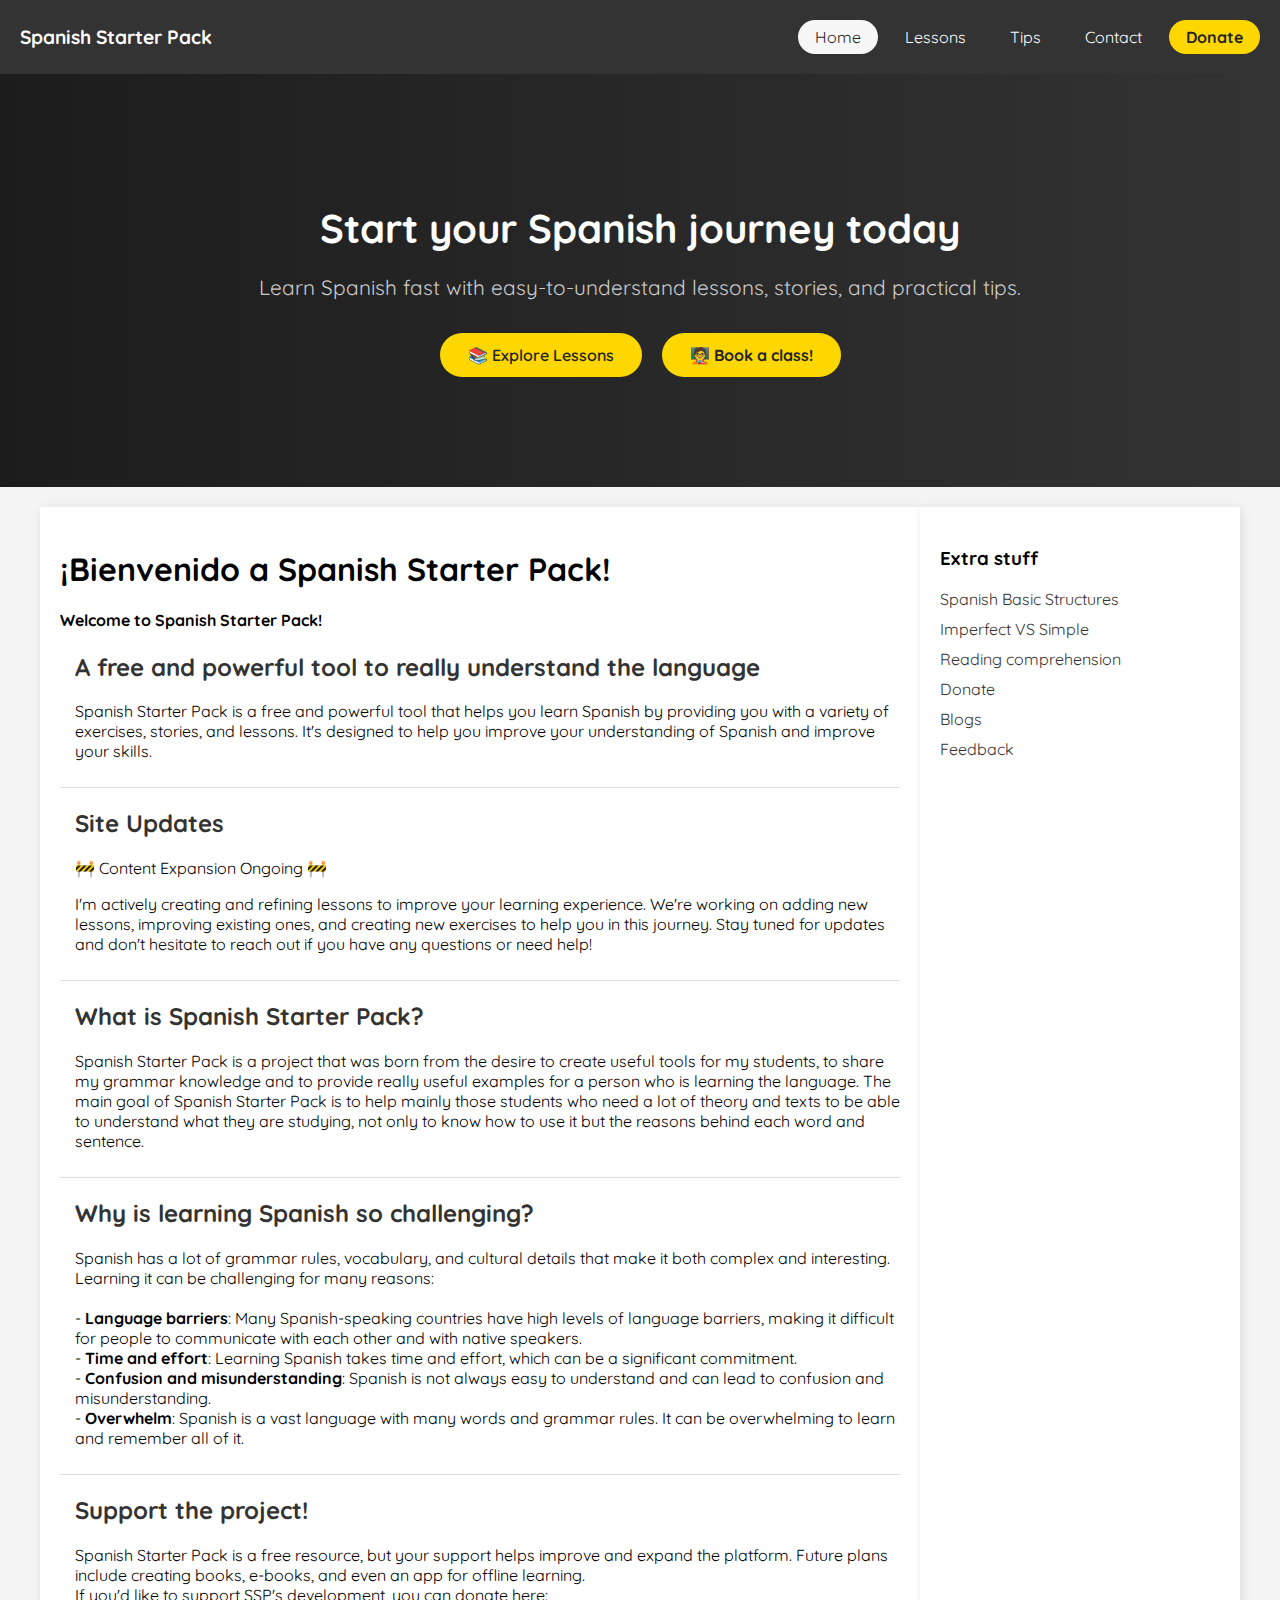
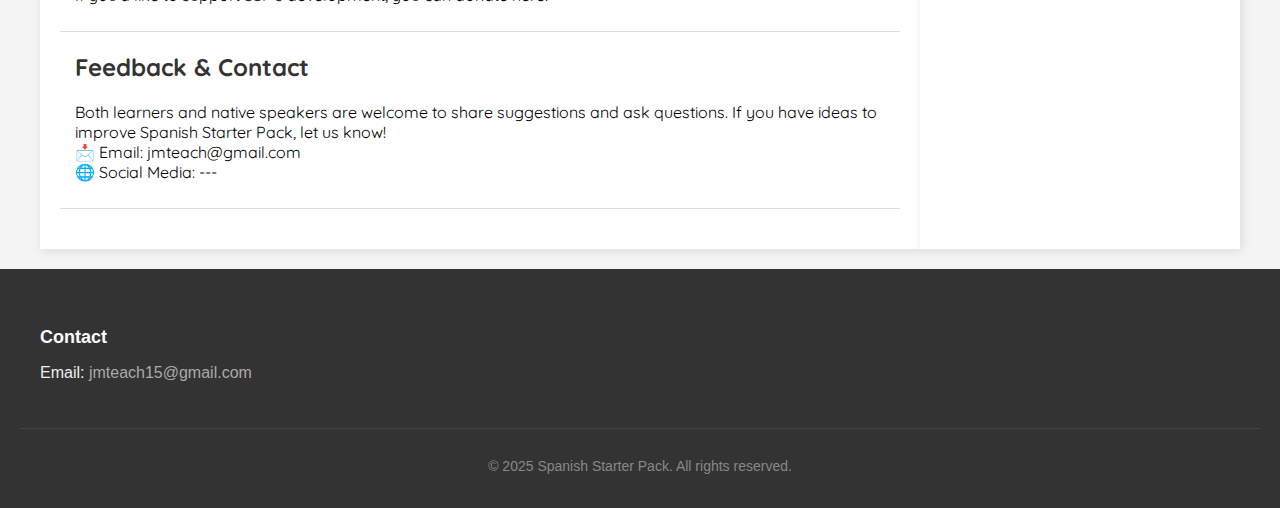
<file: index.html>
<!DOCTYPE html>
<html lang="en">
<head>
    <meta charset="UTF-8">
    <meta name="viewport" content="width=device-width, initial-scale=1.0">
    <title>Spanish Starter Pack</title>
    <link rel="stylesheet" href="styles.css">
    <link rel="preconnect" href="https://fonts.googleapis.com">
    <link rel="preconnect" href="https://fonts.gstatic.com" crossorigin>
    <link href="https://fonts.googleapis.com/css2?family=Oswald:wght@200..700&family=Quicksand:wght@300..700&display=swap" rel="stylesheet">

</head>
<body>
    
    <header>
        <nav class="navbar">
            <div class="logo">Spanish Starter Pack</div>
            <button class="menu-toggle" id="menu-toggle" aria-label="Toggle Menu">
                ☰
            </button>
            <div class="nav-links" id="nav-links">
                <a class="home" href="index.html">Home</a>
                <a href="lessons.html">Lessons</a>
                <a href="#">Tips</a>
                <a href="contact.html">Contact</a>
                <a class="donate" href="Donate.html">Donate</a>
            </div>
        </nav>

        <section class="hero">
            <div class="hero-content">
                <h1>Start your Spanish journey today</h1>
                <p>Learn Spanish fast with easy-to-understand lessons, stories, and practical tips.</p>
                <a href="lessons.html" class="cta-btn">📚 Explore Lessons</a>
                <a href="contact.html" class="cta-btn" id="cta-btn2">🧑‍🏫 Book a class!</a>
            </div>
        </section>

    </header>
    


    <div class="container">
        <div class="articles">
        <h1>¡Bienvenido a Spanish Starter Pack!</h2>
        <h4>Welcome to Spanish Starter Pack!</h4>
            
            <div class="article">
                <h2>A free and powerful tool to really understand the language</h2>
                <p>
                    Spanish Starter Pack is a free and powerful tool that helps you learn Spanish by providing you with a variety of exercises, stories, and lessons. It's designed to help you improve your understanding of Spanish and improve your skills.
                </p>
            </div>

            <div class="article">
                <h2>Site Updates</h2>
                <p>
                    🚧 Content Expansion Ongoing 🚧
                </p>
                <p>
                    I'm actively creating and refining lessons to improve your learning experience. We're working on adding new lessons, improving existing ones, and creating new exercises to help you in this journey. Stay tuned for updates and don't hesitate to reach out if you have any questions or need help!
                </p>
            </div>

            <div class="article">
                <h2>What is Spanish Starter Pack?</h2>
                <p>
                    Spanish Starter Pack is a project that was born from the desire to create useful tools for my students, to share my grammar knowledge and to provide really useful examples for a person who is learning the language. The main goal of Spanish Starter Pack is to help mainly those students who need a lot of theory and texts to be able to understand what they are studying, not only to know how to use it but the reasons behind each word and sentence.
                </p>
            </div>

            <div class="article">
                <h2>Why is learning Spanish so challenging?</h2>
                
                <p>
                    Spanish has a lot of grammar rules, vocabulary, and cultural details that make it both complex and interesting. Learning it can be challenging for many reasons:
                    <br><br>
                    - <strong>Language barriers</strong>: Many Spanish-speaking countries have high levels of language barriers, making it difficult for people to communicate with each other and with native speakers.
                    <br>
                    - <strong>Time and effort</strong>: Learning Spanish takes time and effort, which can be a significant commitment.
                    <br>
                    - <strong>Confusion and misunderstanding</strong>: Spanish is not always easy to understand and can lead to confusion and misunderstanding.
                    <br>
                    - <strong>Overwhelm</strong>: Spanish is a vast language with many words and grammar rules. It can be overwhelming to learn and remember all of it.
                    <br>
                </p>
            </div>



            <div class="article">
                <h2>Support the project!</h2>
                <p>
                    Spanish Starter Pack is a free resource, but your support helps improve and expand the platform. Future plans include creating books, e-books, and even an app for offline learning.
                    <br>
                    If you'd like to support SSP's development, you can donate here:
                    <br>
                </p>   
            </div>

            <div class="article">
                <h2>Feedback & Contact</h2>
                <p>
                    Both learners and native speakers are welcome to share suggestions and ask questions. If you have ideas to improve Spanish Starter Pack, let us know!
                    <br>
                    📩 Email: jmteach@gmail.com
                    <br>
                    🌐 Social Media: ---
                </p>
            </div>

            

        

        </div>

        
    
        <div class="sidebar">
            <h3>Extra stuff</h3>
            <ul>
                <li><a href="Estructura-basica-oracion.html">Spanish Basic Structures</a></li>
                <li><a href="Imperfecto-vs-simple.html">Imperfect VS Simple</a></li>
                <li><a href="#">Reading comprehension</a></li>
                <li><a href="#">Donate</a></li>
                <li><a href="#">Blogs</a></li>
                <li><a href="#">Feedback</a></li>
            </ul>
        </div>

        
    </div>

    <footer class="footer">
            <div class="footer-container">

                <div class="footer-column">
                    <h3>Contact</h3>
                    <p>Email: <a href="mailto:jmteach15@gmail.com">jmteach15@gmail.com</a></p>
                </div>
            </div>
            <div class="footer-bottom">
                <p>&copy; 2025 Spanish Starter Pack. All rights reserved.</p>
            </div>
    </footer>


    <!-- Scripts y otros-->

    <script src='https://storage.ko-fi.com/cdn/scripts/overlay-widget.js'></script>
    <script>
        kofiWidgetOverlay.draw('spanishstarterpack', {
        'type': 'floating-chat',
        'floating-chat.donateButton.text': 'Support me',
        'floating-chat.donateButton.background-color': '#794bc4',
        'floating-chat.donateButton.text-color': '#fff'
        });
    </script>

    <script src="Script.js"></script>




</body>
</html>
</file>
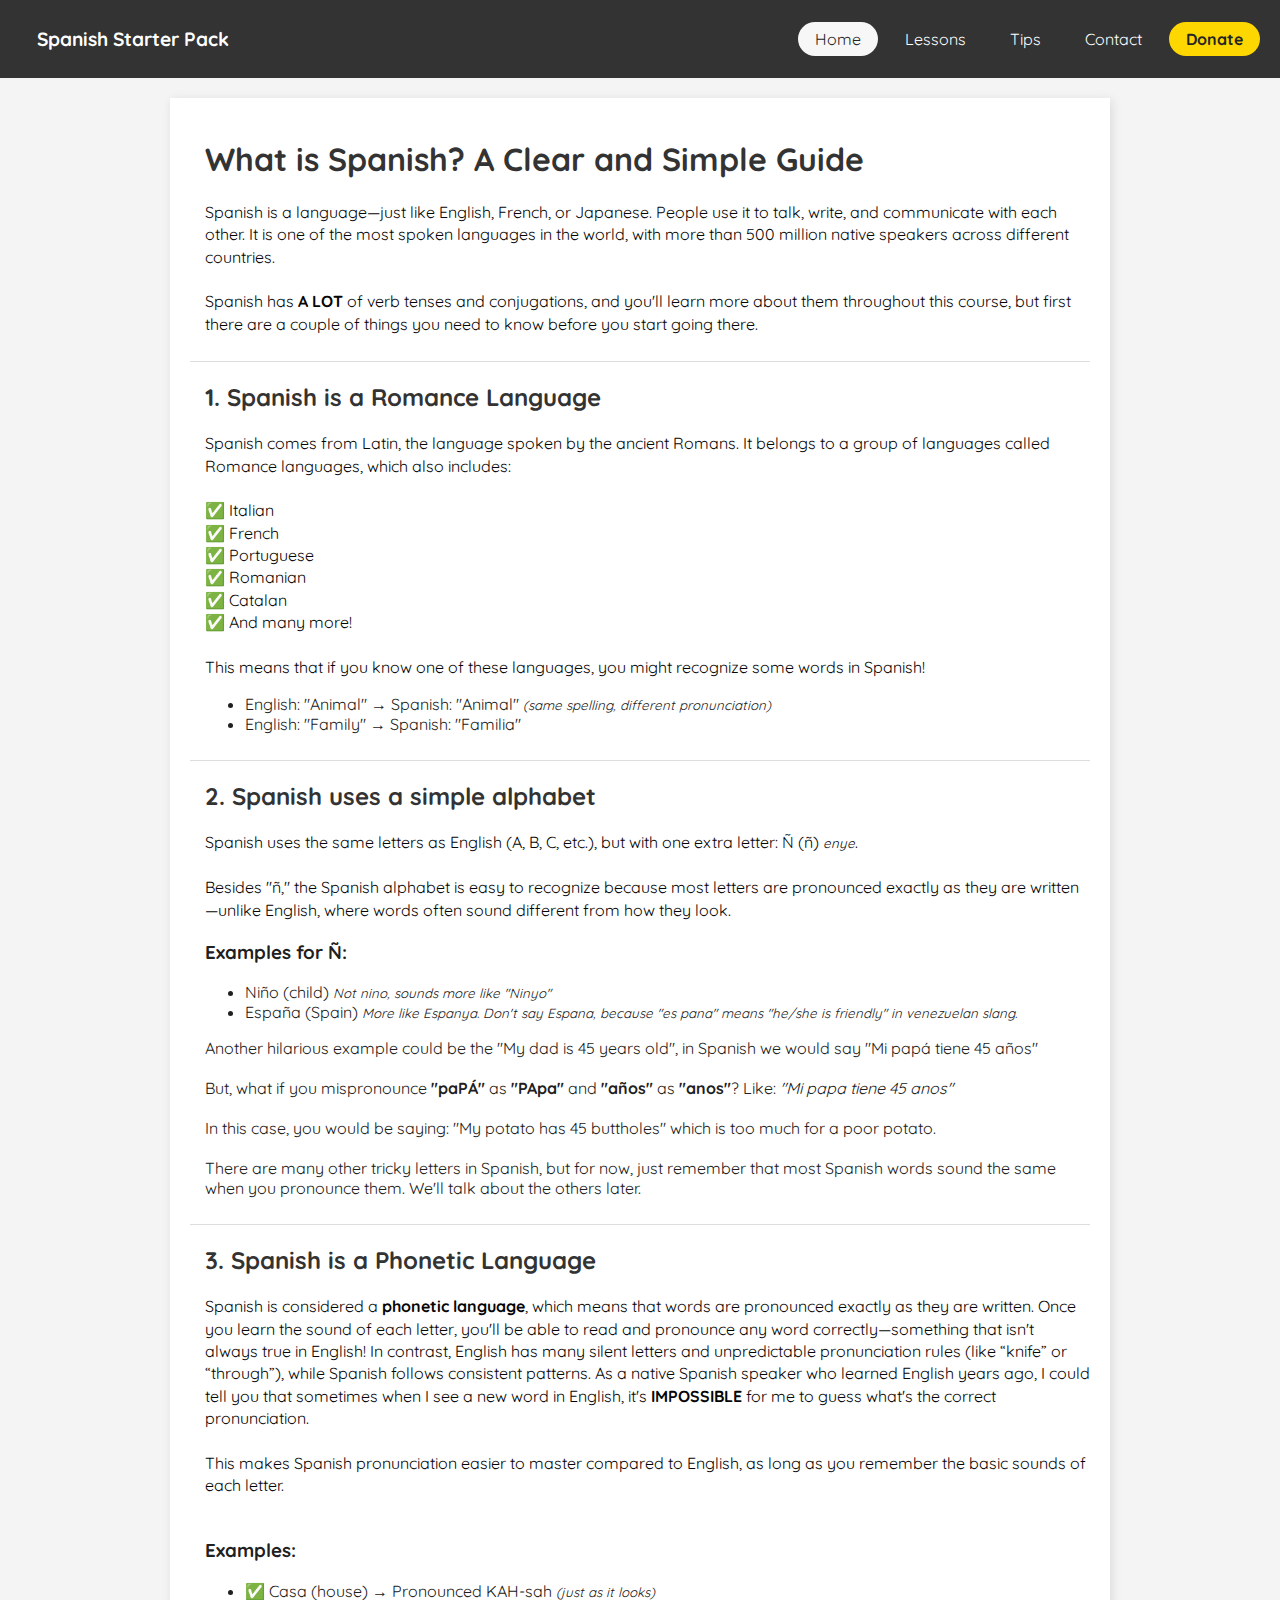
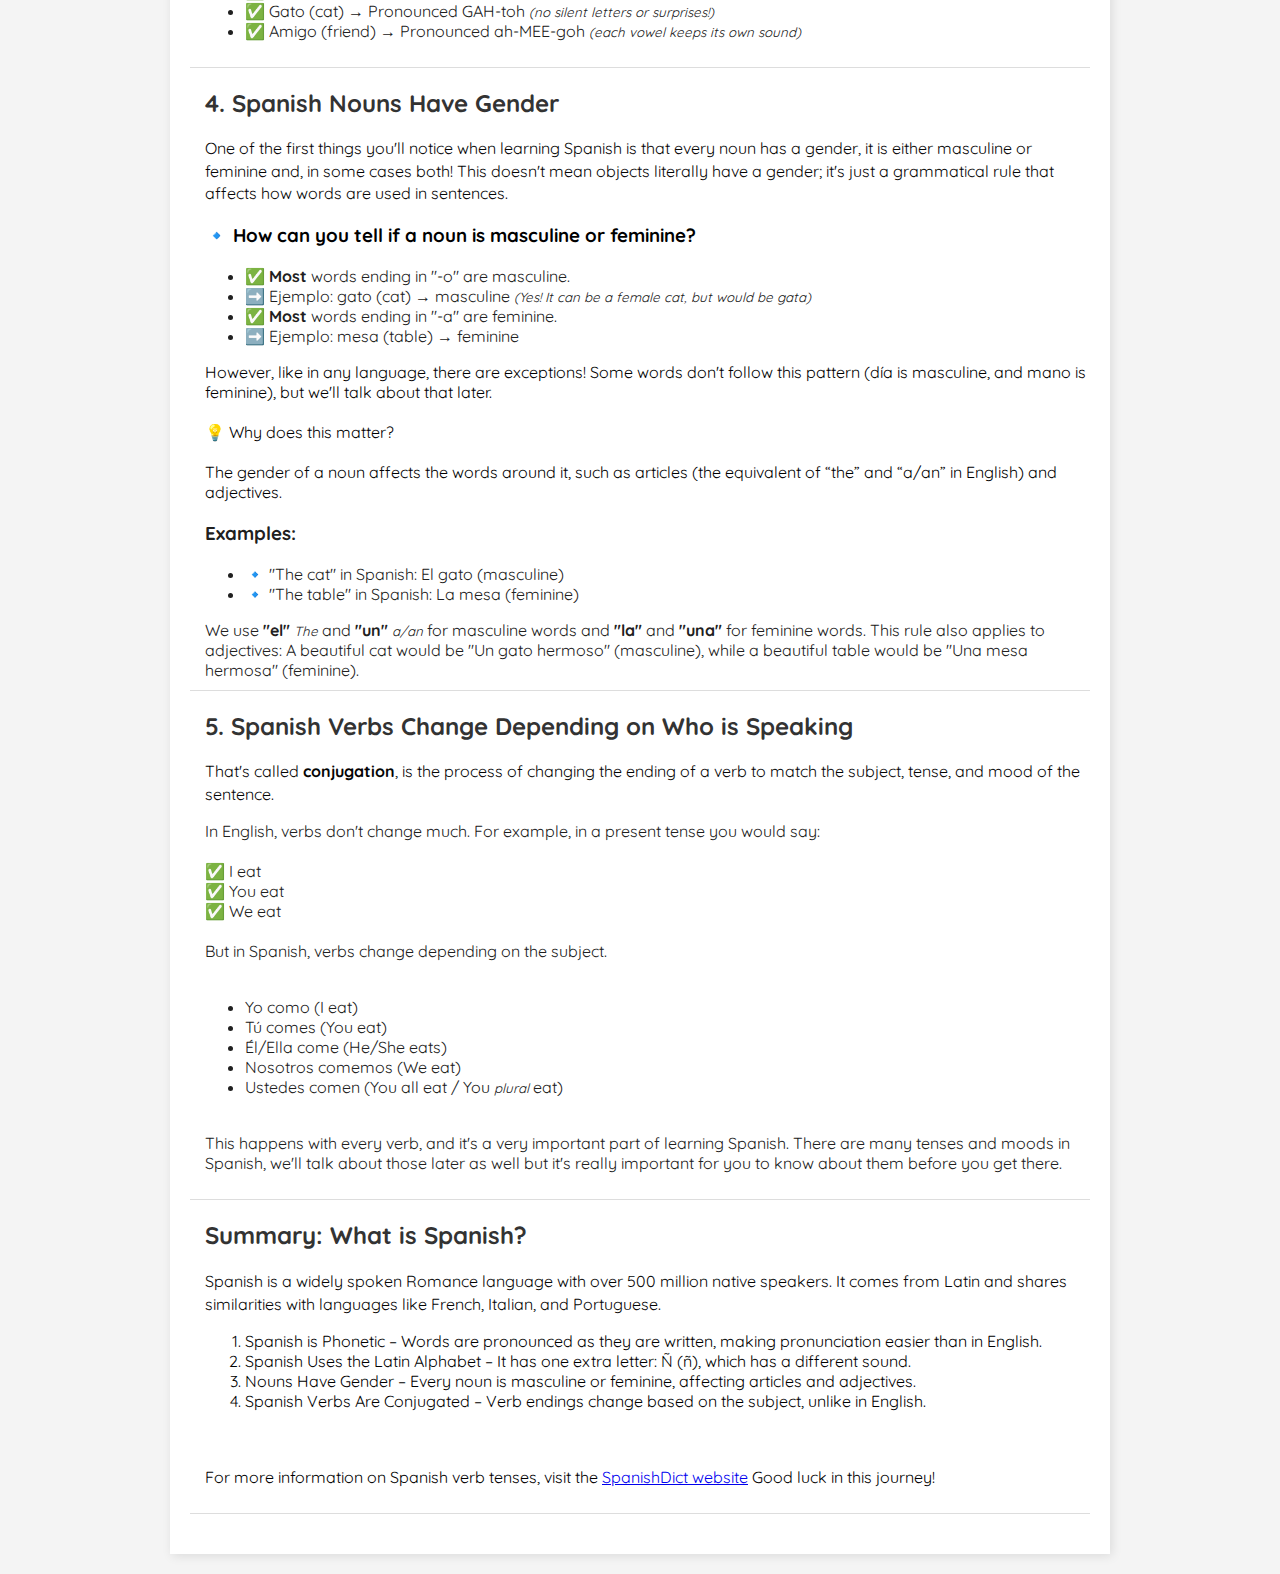
<file: 1-Basic-intro.html>
<!DOCTYPE html>
<html lang="en">
<head>
    <meta charset="UTF-8">
    <meta name="viewport" content="width=device-width, initial-scale=1.0">
    <title>Spanish Starter Pack</title>
    <link rel="stylesheet" href="styles.css">
    <link rel="preconnect" href="https://fonts.googleapis.com">
    <link rel="preconnect" href="https://fonts.gstatic.com" crossorigin>
    <link href="https://fonts.googleapis.com/css2?family=Oswald:wght@200..700&family=Quicksand:wght@300..700&display=swap" rel="stylesheet">

</head>
<body>
    
    <header>
        <nav class="navbar">
            <a class="logo" href="index.html">Spanish Starter Pack</a>
            <button class="menu-toggle" id="menu-toggle" aria-label="Toggle Menu">
                ☰
            </button>
            <div class="nav-links" id="nav-links">
                <a class="home" href="index.html">Home</a>
                <a href="lessons.html">Lessons</a>
                <a href="#">Tips</a>
                <a href="contact.html">Contact</a>
                <a class="donate" href="Donate.html">Donate</a>
            </div>
        </nav>
    </header>
    
    <div class="container">
        <div class="articles-lesson">
            <small><i></i></small>
            
            <div class="article">
                <h1>What is Spanish? A Clear and Simple Guide</h1>
                <p class="article-lesson">
                    Spanish is a language—just like English, French, or Japanese. People use it to talk, write, and communicate with each other. It is one of the most spoken languages in the world, with more than 500 million native speakers across different countries.
                    <br><br>
                    Spanish has <strong>A LOT</strong> of verb tenses and conjugations, and you'll learn more about them throughout this course, but first there are a couple of things you need to know before you start going there.
                </p>
            </div>

            <div class="article">
                <h2>1. Spanish is a Romance Language</h2>
                <p class="article-lesson">
                    Spanish comes from Latin, the language spoken by the ancient Romans. It belongs to a group of languages called Romance languages, which also includes:
                    <br><br>
                    ✅ Italian <br>
                    ✅ French <br>
                    ✅ Portuguese <br>
                    ✅ Romanian <br>
                    ✅ Catalan <br>
                    ✅ And many more! <br><br>
                    
                    This means that if you know one of these languages, you might recognize some words in Spanish!
                </p>
                <div class="example">
                    <ul>
                        <li>English: "Animal" → Spanish: "Animal" <small><i>(same spelling, different pronunciation)</i></small></li>
                        <li>English: "Family" → Spanish: "Familia"</li>
                    </ul>
                </div>
            
            </div>

            <div class="article">
                <h2>2. Spanish uses a simple alphabet</h2>
                <p class="article-lesson">
                    Spanish uses the same letters as English (A, B, C, etc.), but with one extra letter: Ñ (ñ) <small><i>enye</i></small>.
                    <br><br>
                    Besides "ñ," the Spanish alphabet is easy to recognize because most letters are pronounced exactly as they are written—unlike English, where words often sound different from how they look.
                </p>
                <div class="example">
                    <h3>Examples for Ñ:</h3>
                    <ul>
                        <li>Niño (child) <small><i>Not nino, sounds more like "Ninyo"</i></small></li>
                        <li>España (Spain) <small><i>More like Espanya. Don't say Espana, because "es pana" means "he/she is friendly" in venezuelan slang.</i></small></li>
                    </ul>
                    <p>
                        Another hilarious example could be the "My dad is 45 years old", in Spanish we would say "Mi papá tiene 45 años"
                        <br><br>
                        But, what if you mispronounce <strong>"paPÁ"</strong> as <strong>"PApa"</strong> and <strong>"años"</strong> as <strong>"anos"</strong>? Like: <i>"Mi papa tiene 45 anos"</i>
                        <br><br>
                        In this case, you would be saying: "My potato has 45 buttholes" which is too much for a poor potato.
                        <br><br>
                        There are many other tricky letters in Spanish, but for now, just remember that most Spanish words sound the same when you pronounce them. We'll talk about the others later.
                    </p>
                </div>
            </div>

            <div class="article">
                <h2>3. Spanish is a Phonetic Language</h2>
                <p class="article-lesson">
                    Spanish is considered a <strong>phonetic language</strong>, which means that words are pronounced exactly as they are written. Once you learn the sound of each letter, you'll be able to read and pronounce any word correctly—something that isn't always true in English! In contrast, English has many silent letters and unpredictable pronunciation rules (like “knife” or “through”), while Spanish follows consistent patterns. As a native Spanish speaker who learned English years ago, I could tell you that sometimes when I see a new word in English, it's <strong>IMPOSSIBLE</strong> for me to guess what's the correct pronunciation.
                    <br><br>
                    This makes Spanish pronunciation easier to master compared to English, as long as you remember the basic sounds of each letter.
                    <br><br>
                </p>
                <div class="example">
                    <h3>Examples:</h3>
                        <ul>
                            <li>✅ Casa (house) → Pronounced KAH-sah <small><i>(just as it looks)</i></small></li>
                            <li>✅ Gato (cat) → Pronounced GAH-toh <small><i>(no silent letters or surprises!)</i></small></li>
                            <li>✅ Amigo (friend) → Pronounced ah-MEE-goh <small><i>(each vowel keeps its own sound)</i></small></li>
                        </ul>
                </div>
            </div>

            <div class="article">
                <h2>4. Spanish Nouns Have Gender</h2>
                <p class="article-lesson">
                    One of the first things you'll notice when learning Spanish is that every noun has a gender, it is either masculine or feminine and, in some cases both! This doesn't mean objects literally have a gender; it's just a grammatical rule that affects how words are used in sentences.
                </p>
                <h3>🔹 How can you tell if a noun is masculine or feminine?</h3>
                    <ul>
                        <li>✅ <strong>Most</strong> words ending in "-o" are masculine.</li>
                        <li>➡️ Ejemplo: gato (cat) → masculine <small><i>(Yes! It can be a female cat, but would be gata)</i></small></li>
                        <li>✅ <strong>Most</strong> words ending in "-a" are feminine.</li>
                        <li>➡️ Ejemplo: mesa (table) → feminine</li>
                    </ul>
                <p>However, like in any language, there are exceptions! Some words don't follow this pattern (día is masculine, and mano is feminine), but we'll talk about that later.
                <br><br>
                💡 Why does this matter?
                <br><br>
                The gender of a noun affects the words around it, such as articles (the equivalent of “the” and “a/an” in English) and adjectives.
                </p>

                <div class="example">
                    <h3>Examples:</h3>
                    <ul>
                        <li>🔹 "The cat" in Spanish: El gato (masculine)</li>
                        <li>🔹 "The table" in Spanish: La mesa (feminine)</li>
                    </ul>
                    We use <strong>"el"</strong> <small><i>The</i></small> and <strong>"un"</strong> <small><i>a/an</i></small> for masculine words and <strong>"la"</strong> and <strong>"una"</strong> for feminine words. This rule also applies to adjectives: A beautiful cat would be "Un gato hermoso" (masculine), while a beautiful table would be "Una mesa hermosa" (feminine).
                </div>
            </div>
            <div class="article">
                <h2>5. Spanish Verbs Change Depending on Who is Speaking</h2>
                <p class="article-lesson">
                    That's called <strong>conjugation</strong>, is the process of changing the ending of a verb to match the subject, tense, and mood of the sentence.
                </p>
                <div class="example">
                    <p>In English, verbs don't change much. For example, in a present tense you would say:
                        <br><br>
                        ✅ I eat <br>
                        ✅ You eat <br>
                        ✅ We eat  <br><br>
                        But in Spanish, verbs change depending on the subject.
                        <br><br>
                        <ul>
                            <li>Yo como (I eat)</li>
                            <li>Tú comes (You eat)</li>
                            <li>Él/Ella come (He/She eats)</li>
                            <li>Nosotros comemos (We eat)</li>
                            <li>Ustedes comen (You all eat / You <small><i>plural</i></small> eat)</li>
                        </ul>
                        <br>
                        This happens with every verb, and it's a very important part of learning Spanish. There are many tenses and moods in Spanish, we'll talk about those later as well but it's really important for you to know about them before you get there. 
                    </p>
                </div>
            </div>


            <div class="article">
                <h2>Summary: What is Spanish?</h2>
                <p class="article-lesson">
                    Spanish is a widely spoken Romance language with over 500 million native speakers. It comes from Latin and shares similarities with languages like French, Italian, and Portuguese.
                    <ol>
                        <li>Spanish is Phonetic – Words are pronounced as they are written, making pronunciation easier than in English.</li>
                        <li>Spanish Uses the Latin Alphabet – It has one extra letter: Ñ (ñ), which has a different sound.</li>
                        <li>Nouns Have Gender – Every noun is masculine or feminine, affecting articles and adjectives.</li>
                        <li>Spanish Verbs Are Conjugated – Verb endings change based on the subject, unlike in English.</li>
                    </ol>
                    <br><br>
                    For more information on Spanish verb tenses, visit the <a href="https://www.spanishdict.com/learn/grammar/verbs-tenses">SpanishDict website</a> Good luck in this journey!
                </p>
            </div>
        </div>
    </div>
    

    <!-- Scripts y otros-->

    <script src='https://storage.ko-fi.com/cdn/scripts/overlay-widget.js'></script>
    <script>
        kofiWidgetOverlay.draw('spanishstarterpack', {
        'type': 'floating-chat',
        'floating-chat.donateButton.text': 'Support me',
        'floating-chat.donateButton.background-color': '#794bc4',
        'floating-chat.donateButton.text-color': '#fff'
        });
    </script>

</body>
</html>
</file>
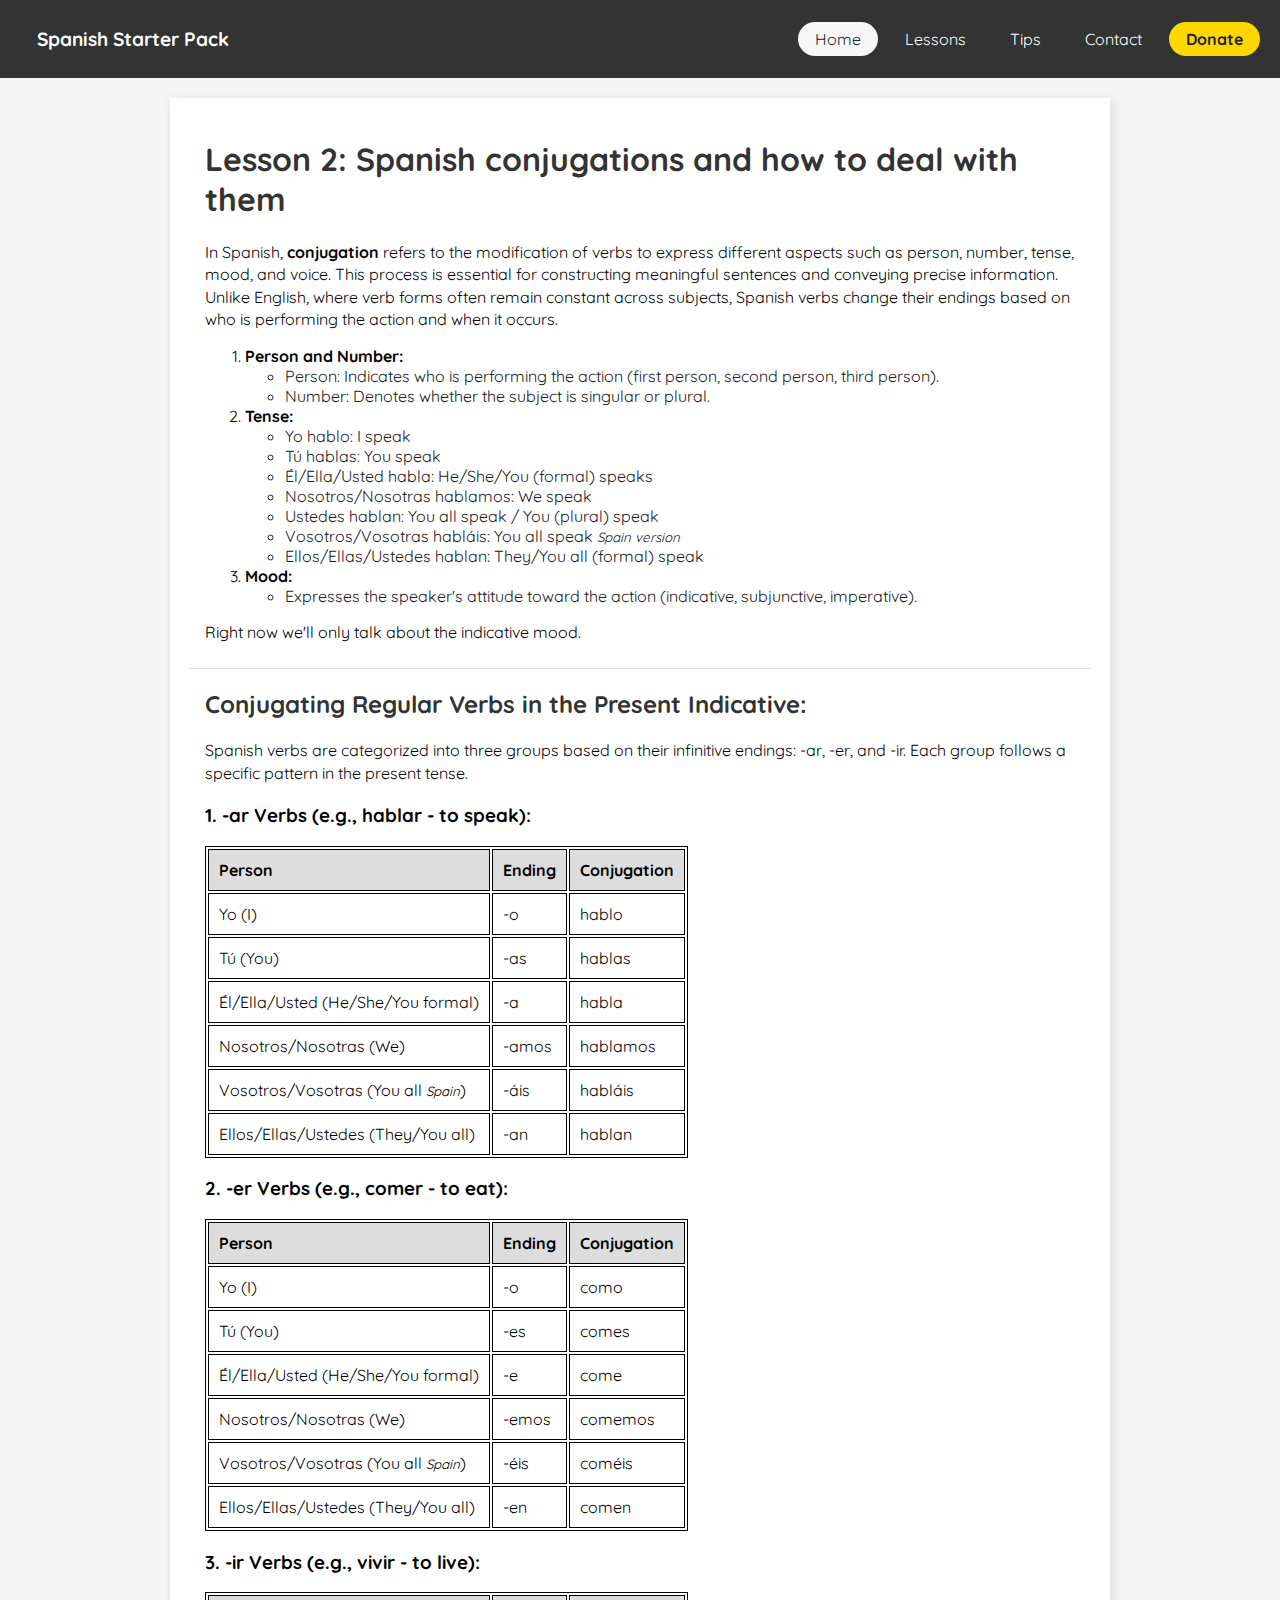
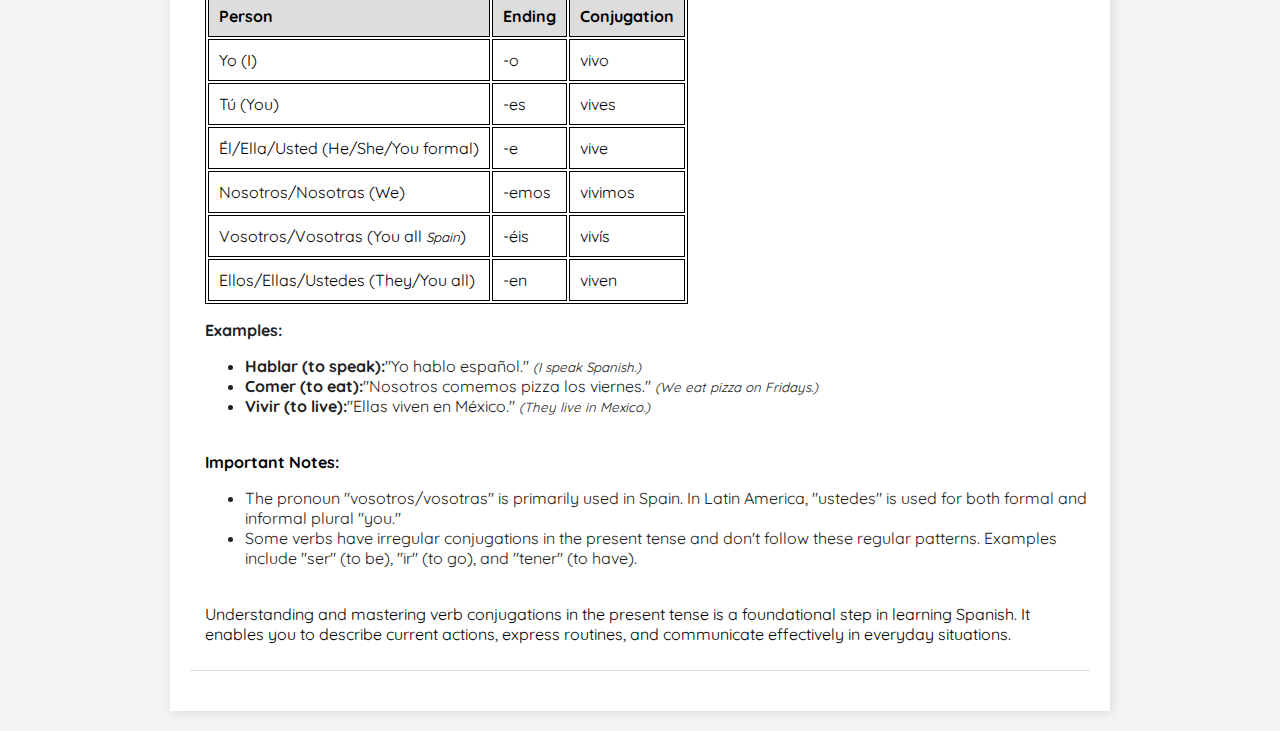
<file: 2-Conjugations.html>
<!DOCTYPE html>
<html lang="en">
<head>
    <meta charset="UTF-8">
    <meta name="viewport" content="width=device-width, initial-scale=1.0">
    <title>Spanish Starter Pack</title>
    <link rel="stylesheet" href="styles.css">
    <link rel="preconnect" href="https://fonts.googleapis.com">
    <link rel="preconnect" href="https://fonts.gstatic.com" crossorigin>
    <link href="https://fonts.googleapis.com/css2?family=Oswald:wght@200..700&family=Quicksand:wght@300..700&display=swap" rel="stylesheet">

</head>
<body>
    
    <header>
        <nav class="navbar">
            <a class="logo" href="index.html">Spanish Starter Pack</a>
            <button class="menu-toggle" id="menu-toggle" aria-label="Toggle Menu">
                ☰
            </button>
            <div class="nav-links" id="nav-links">
                <a class="home" href="index.html">Home</a>
                <a href="lessons.html">Lessons</a>
                <a href="#">Tips</a>
                <a href="contact.html">Contact</a>
                <a class="donate" href="Donate.html">Donate</a>
            </div>
        </nav>
    </header>
    
    <div class="container">
        <div class="articles-lesson">
            <small><i></i></small>

            <div class="article">
                <h1>Lesson 2: Spanish conjugations and how to deal with them</h1>
                <p class="article-lesson">
                    In Spanish, <strong>conjugation</strong> refers to the modification of verbs to express different aspects such as person, number, tense, mood, and voice. This process is essential for constructing meaningful sentences and conveying precise information. Unlike English, where verb forms often remain constant across subjects, Spanish verbs change their endings based on who is performing the action and when it occurs.
                </p>

                <ol>
                    <li><strong>Person and Number:</strong>
                        <ul>
                            <li>Person: Indicates who is performing the action (first person, second person, third person).</li>
                            <li>Number: Denotes whether the subject is singular or plural.</li>
                        </ul>
                    </li>
                    <li><strong>Tense:</strong>
                        <ul>
                            <li>Yo hablo: I speak</li>
                            <li>Tú hablas: You speak</li>
                            <li>Él/Ella/Usted habla: He/She/You (formal) speaks</li>
                            <li>Nosotros/Nosotras hablamos: We speak</li>
                            <li>Ustedes hablan: You all speak / You (plural) speak</li>
                            <li>Vosotros/Vosotras habláis: You all speak <small><i>Spain version</i></small> </li>
                            <li>Ellos/Ellas/Ustedes hablan: They/You all (formal) speak</li>
                        </ul>
                    </li>
                    <li><strong>Mood:</strong>
                        <ul>
                            <li>Expresses the speaker's attitude toward the action (indicative, subjunctive, imperative). </li>
                        </ul>
                    </li>
                </ol>
                <p>Right now we'll only talk about the indicative mood.</p>
            </div>
            
            <div class="article">
                <h2>Conjugating Regular Verbs in the Present Indicative:</h2>
                <p class="article-lesson">
                    Spanish verbs are categorized into three groups based on their infinitive endings: -ar, -er, and -ir. Each group follows a specific pattern in the present tense.
                </p>
                <h3>1. -ar Verbs (e.g., hablar - to speak):</h3>
                <table>
                    <tr>
                        <th>Person</th>
                        <th>Ending</th>
                        <th>Conjugation</th>
                    </tr>
                    <tr>
                        <td>Yo (I)</td>
                        <td>-o</td>
                        <td>hablo</td>
                    </tr>
                    <tr>
                        <td>Tú (You)</td>
                        <td>-as</td>
                        <td>hablas</td>
                    </tr>
                    <tr>
                        <td>Él/Ella/Usted (He/She/You formal)</td>
                        <td>-a</td>
                        <td>habla</td>
                    </tr>
                    <tr>
                        <td>Nosotros/Nosotras (We)</td>
                        <td>-amos</td>
                        <td>hablamos</td>
                    </tr>
                    <tr>
                        <td>Vosotros/Vosotras (You all <i><small>Spain</small></i>)</td>
                        <td>-áis</td>
                        <td>habláis</td>
                    </tr>
                    <tr>
                        <td>Ellos/Ellas/Ustedes (They/You all)</td>
                        <td>-an</td>
                        <td>hablan</td>
                    </tr>
                </table>
                <h3>2. -er Verbs (e.g., comer - to eat):</h3>
                <table>
                    <tr>
                        <th>Person</th>
                        <th>Ending</th>
                        <th>Conjugation</th>
                    </tr>
                    <tr>
                        <td>Yo (I)</td>
                        <td>-o</td>
                        <td>como</td>
                    </tr>
                    <tr>
                        <td>Tú (You)</td>
                        <td>-es</td>
                        <td>comes</td>
                    </tr>
                    <tr>
                        <td>Él/Ella/Usted (He/She/You formal)</td>
                        <td>-e</td>
                        <td>come</td>
                    </tr>
                    <tr>
                        <td>Nosotros/Nosotras (We)</td>
                        <td>-emos</td>
                        <td>comemos</td>
                    </tr>
                    <tr>
                        <td>Vosotros/Vosotras (You all <i><small>Spain</small></i>)</td>
                        <td>-éis</td>
                        <td>coméis</td>
                    </tr>
                    <tr>
                        <td>Ellos/Ellas/Ustedes (They/You all)</td>
                        <td>-en</td>
                        <td>comen</td>
                    </tr>
                </table>
                <h3>3. -ir Verbs (e.g., vivir - to live):</h3>
                <table>
                    <tr>
                        <th>Person</th>
                        <th>Ending</th>
                        <th>Conjugation</th>
                    </tr>
                    <tr>
                        <td>Yo (I)</td>
                        <td>-o</td>
                        <td>vivo</td>
                    </tr>
                    <tr>
                        <td>Tú (You)</td>
                        <td>-es</td>
                        <td>vives</td>
                    </tr>
                    <tr>
                        <td>Él/Ella/Usted (He/She/You formal)</td>
                        <td>-e</td>
                        <td>vive</td>
                    </tr>
                    <tr>
                        <td>Nosotros/Nosotras (We)</td>
                        <td>-emos</td>
                        <td>vivimos</td>
                    </tr>
                    <tr>
                        <td>Vosotros/Vosotras (You all <i><small>Spain</small></i>)</td>
                        <td>-éis</td>
                        <td>vivís</td>
                    </tr>
                    <tr>
                        <td>Ellos/Ellas/Ustedes (They/You all)</td>
                        <td>-en</td>
                        <td>viven</td>
                    </tr>
                </table>
                <p class="example">
                    <strong>Examples:</strong>
                    <ul>
                        <li><strong>Hablar (to speak):</strong>"Yo hablo español." <small><i>(I speak Spanish.)</i></small></li>
                        <li><strong>Comer (to eat):</strong>"Nosotros comemos pizza los viernes." <small><i>(We eat pizza on Fridays.)</i></small></li>
                        <li><strong>Vivir (to live):</strong>"Ellas viven en México." <small><i>(They live in Mexico.)</i></small></li>
                    </ul>
                    <br>
                    <strong>Important Notes: </strong>
                    <ul>
                        <li>The pronoun "vosotros/vosotras" is primarily used in Spain. In Latin America, "ustedes" is used for both formal and informal plural "you."</li>
                        <li>Some verbs have irregular conjugations in the present tense and don't follow these regular patterns. Examples include "ser" (to be), "ir" (to go), and "tener" (to have).</li>
                    </ul>
                    <br>
                    Understanding and mastering verb conjugations in the present tense is a foundational step in learning Spanish. It enables you to describe current actions, express routines, and communicate effectively in everyday situations.
                </p>
            </div>
        </div>
    </div>
    
    <!-- Scripts y otros-->

    <script src='https://storage.ko-fi.com/cdn/scripts/overlay-widget.js'></script>
    <script>
        kofiWidgetOverlay.draw('spanishstarterpack', {
        'type': 'floating-chat',
        'floating-chat.donateButton.text': 'Support me',
        'floating-chat.donateButton.background-color': '#794bc4',
        'floating-chat.donateButton.text-color': '#fff'
        });
    </script>

</body>
</html>
</file>
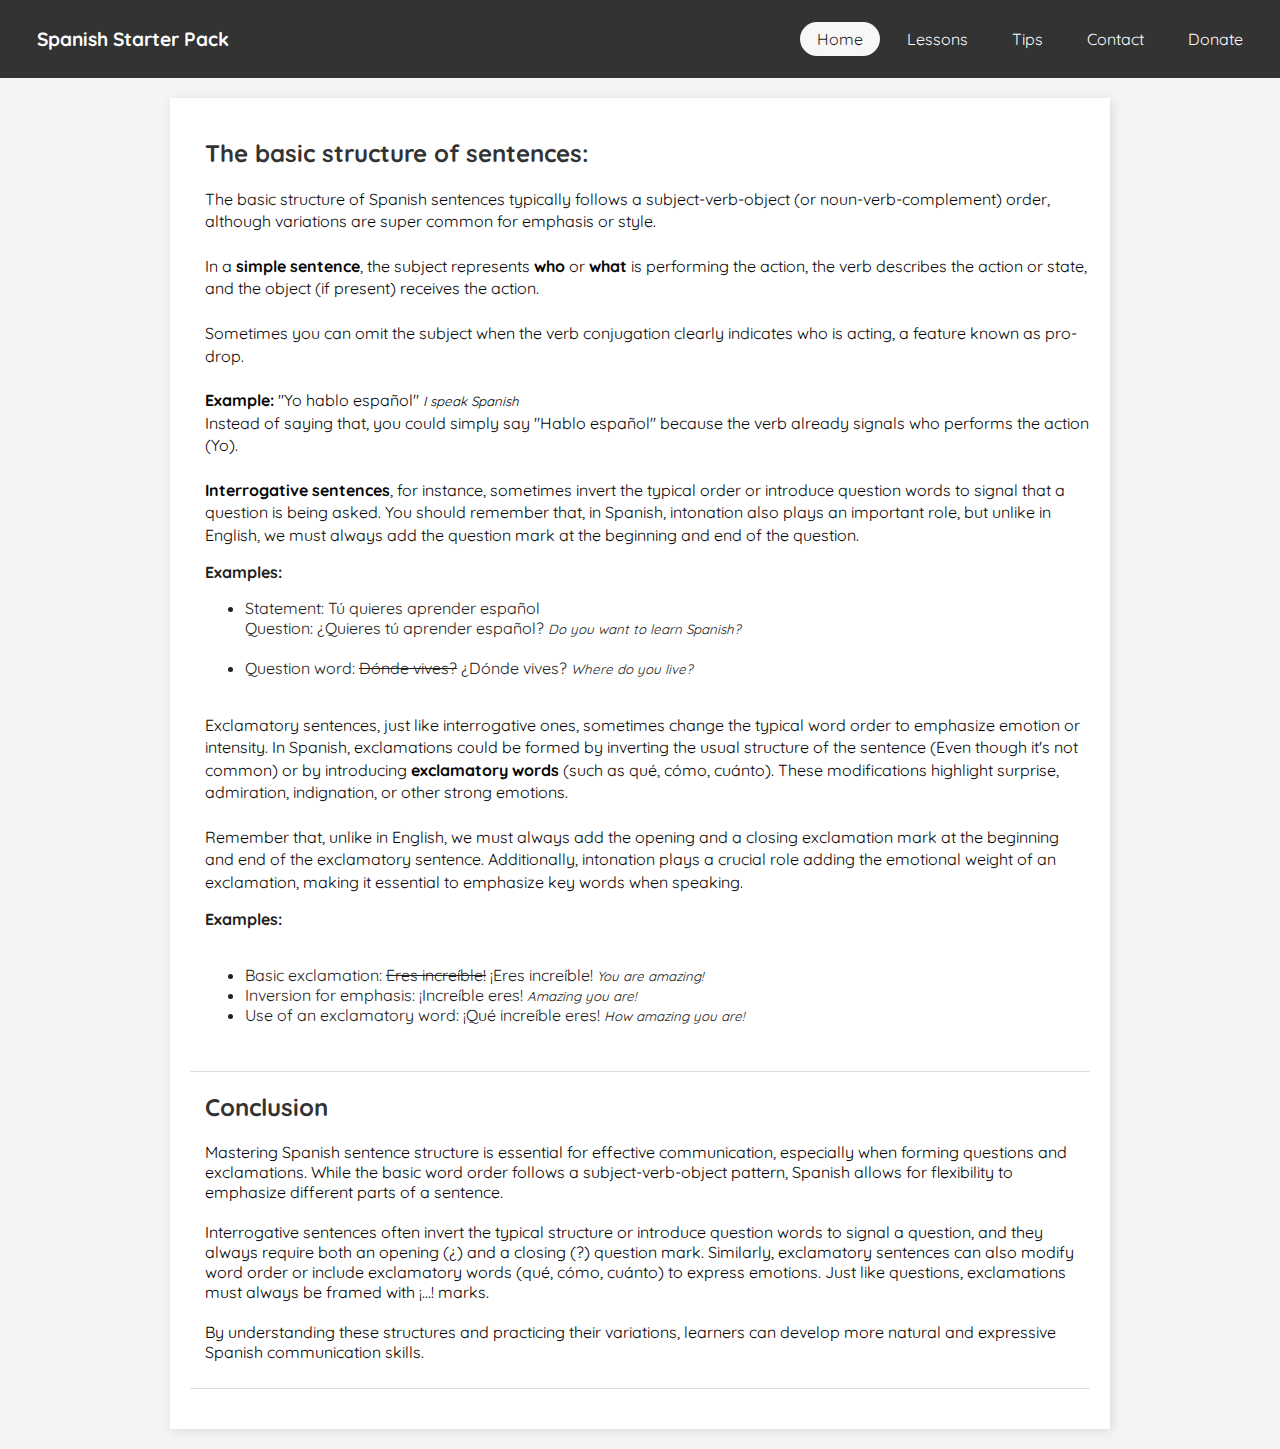
<file: 3-Basic-sentence-structures.html>
<!DOCTYPE html>
<html lang="en">
<head>
    <meta charset="UTF-8">
    <meta name="viewport" content="width=device-width, initial-scale=1.0">
    <title>Spanish Starter Pack</title>
    <link rel="stylesheet" href="styles.css">
    <link rel="preconnect" href="https://fonts.googleapis.com">
    <link rel="preconnect" href="https://fonts.gstatic.com" crossorigin>
    <link href="https://fonts.googleapis.com/css2?family=Oswald:wght@200..700&family=Quicksand:wght@300..700&display=swap" rel="stylesheet">

</head>
<body>
    
    <div class="navbar">
        <a class="logo" href="index.html">Spanish Starter Pack</a>
        <div class="nav-links">
            <a class="home" href="index.html">Home</a>
            <a href="lessons.html">Lessons</a>
            <a href="#">Tips</a>
            <a href="#">Contact</a>
            <a href="#">Donate</a>
        </div>
    </div>
    
    <div class="container">
        <div class="articles-lesson">
            <small><i></i></small>
            
            <div class="article">
                <h2>The basic structure of sentences:</h2>
                <p class="article-lesson">The basic structure of Spanish sentences typically follows a subject-verb-object (or noun-verb-complement) order, although variations are super common for emphasis or style.
                <br><br>
                In a <strong>simple sentence</strong>, the subject represents <strong>who</strong> or <strong>what</strong> is performing the action, the verb describes the action or state, and the object (if present) receives the action.
                <br><br>
                Sometimes you can omit the subject when the verb conjugation clearly indicates who is acting, a feature known as pro-drop.
                <br><br>
                <strong>Example:</strong> "Yo hablo español" <small><i>I speak Spanish</i></small><br> Instead of saying that, you could simply say "Hablo español" because the verb already signals who performs the action (Yo).
                <br><br>
                <strong>Interrogative sentences</strong>, for instance, sometimes invert the typical order or introduce question words to signal that a question is being asked. You should remember that, in Spanish, intonation also plays an important role, but unlike in English, we must always add the question mark at the beginning and end of the question.<br></p>
                <p class="example"><strong>Examples:</strong>
                    <ul>
                    <li>
                        Statement: Tú quieres aprender español <br>
                        Question: ¿Quieres tú aprender español?
                        <small><i>Do you want to learn Spanish?</i></small>
                    </li> 
                        <br>
                    <li>
                        Question word:  <del>Dónde vives?</del> ¿Dónde vives?  
                        <small><i>Where do you live?</i></small><br><br>
                    </li>
                </ul>
                </p>
            
                <p class="article-lesson">
                    Exclamatory sentences, just like interrogative ones, sometimes change the typical word order to emphasize emotion or intensity. In Spanish, exclamations could be formed by inverting the usual structure of the sentence (Even though it's not common) or by introducing <strong>exclamatory words</strong> (such as qué, cómo, cuánto). These modifications highlight surprise, admiration, indignation, or other strong emotions.
                <br><br>

                    Remember that, unlike in English, we must always add the opening and a closing exclamation mark at the beginning and end of the exclamatory sentence. Additionally, intonation plays a crucial role adding the emotional weight of an exclamation, making it essential to emphasize key words when speaking.

                <br>
                <p class="example"><strong>Examples:</strong>
                    <ul>
                        <br>
                        <li>
                            Basic exclamation: <del>Eres increíble!</del> ¡Eres increíble! 
                            <small><i>You are amazing!</i></small><br>
                        </li>
                        <li>
                            Inversion for emphasis: ¡Increíble eres!  
                            <small><i>Amazing you are!</i></small><br>
                        </li>
                        <li>
                            Use of an exclamatory word: ¡Qué increíble eres!  
                            <small><i>How amazing you are!</i></small><br><br>
                        </li>
                    </ul>
                
                </p>

            </div>
            <div class="article">
                <h2>Conclusion</h2>
                <p>Mastering Spanish sentence structure is essential for effective communication, especially when forming questions and exclamations. While the basic word order follows a subject-verb-object pattern, Spanish allows for flexibility to emphasize different parts of a sentence.
                    <br><br>
                Interrogative sentences often invert the typical structure or introduce question words to signal a question, and they always require both an opening (¿) and a closing (?) question mark. Similarly, exclamatory sentences can also modify word order or include exclamatory words (qué, cómo, cuánto) to express emotions. Just like questions, exclamations must always be framed with ¡…! marks.
                    <br><br>
                By understanding these structures and practicing their variations, learners can develop more natural and expressive Spanish communication skills.</p>
            </div>
        </div>
        
    </div>

    <!-- Scripts y otros-->

    <script src='https://storage.ko-fi.com/cdn/scripts/overlay-widget.js'></script>
    <script>
        kofiWidgetOverlay.draw('spanishstarterpack', {
        'type': 'floating-chat',
        'floating-chat.donateButton.text': 'Support me',
        'floating-chat.donateButton.background-color': '#794bc4',
        'floating-chat.donateButton.text-color': '#fff'
        });
    </script>
    
</body>
</html>
</file>
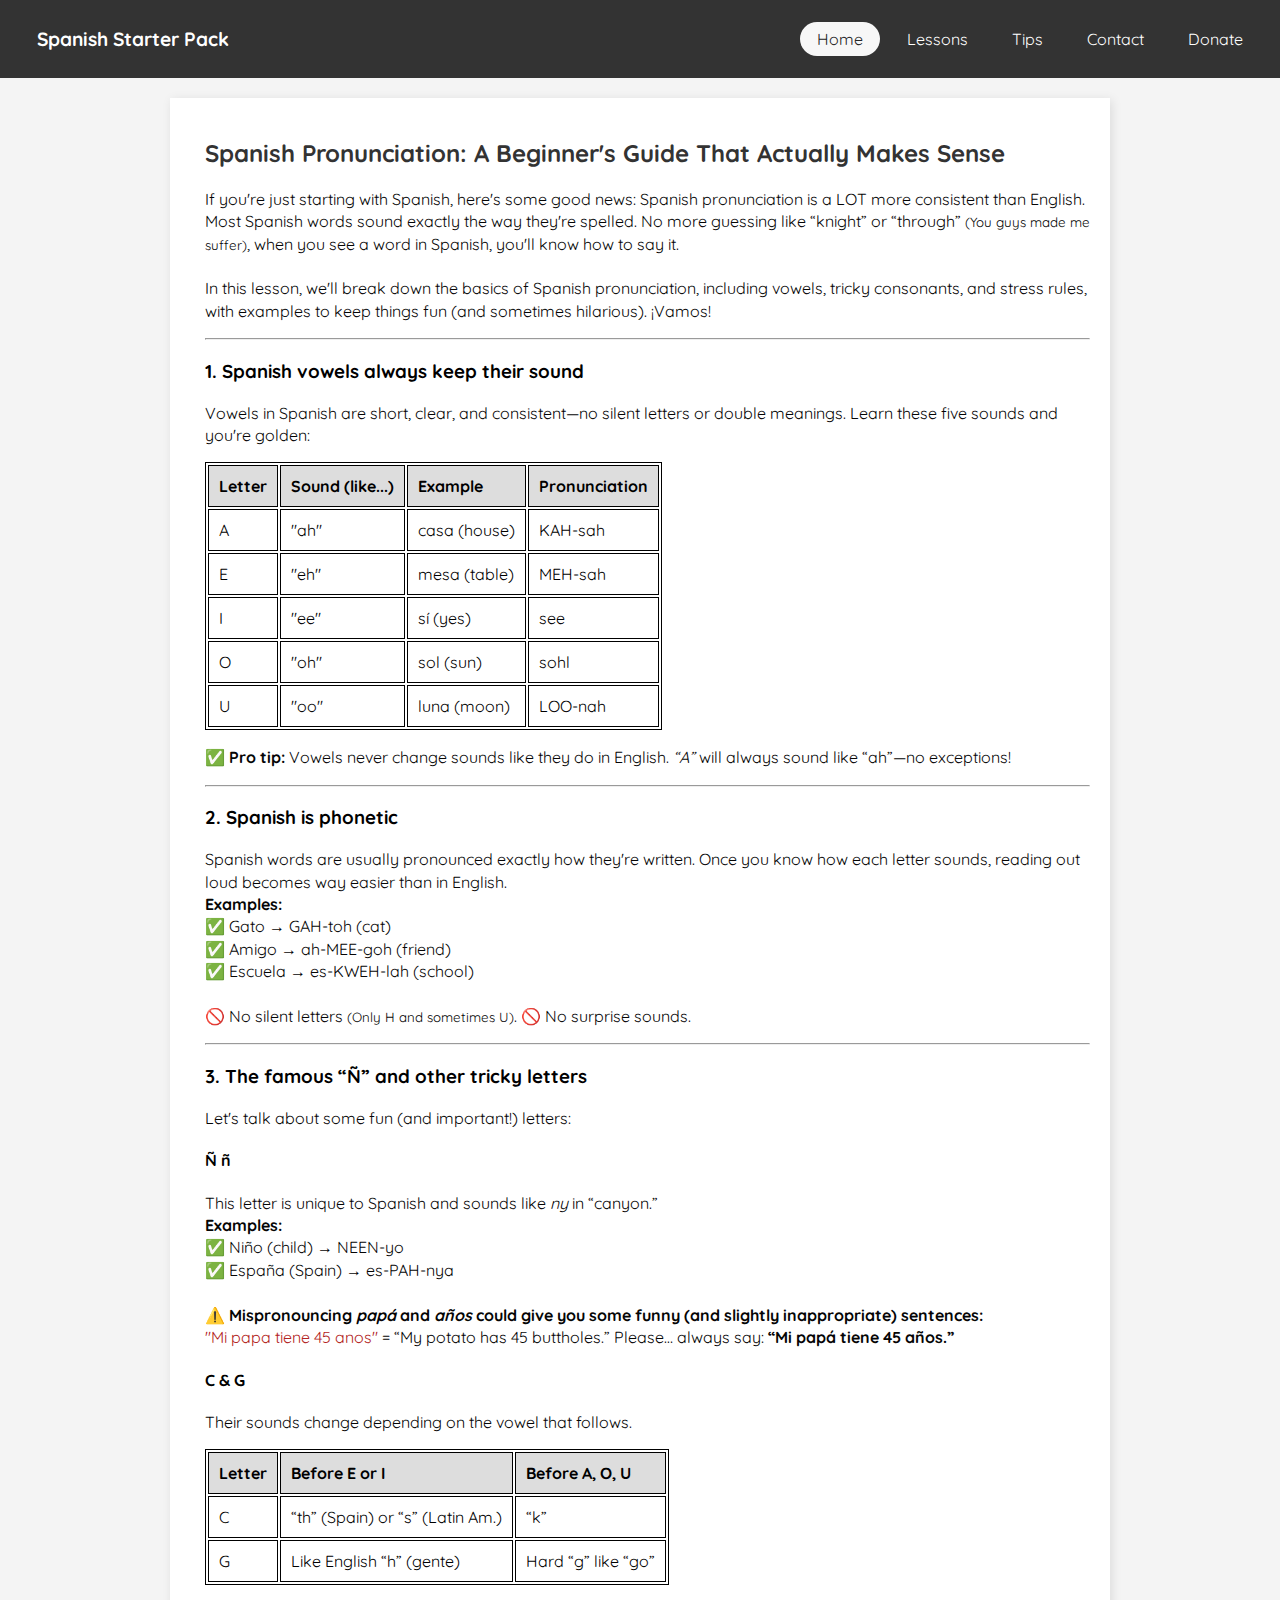
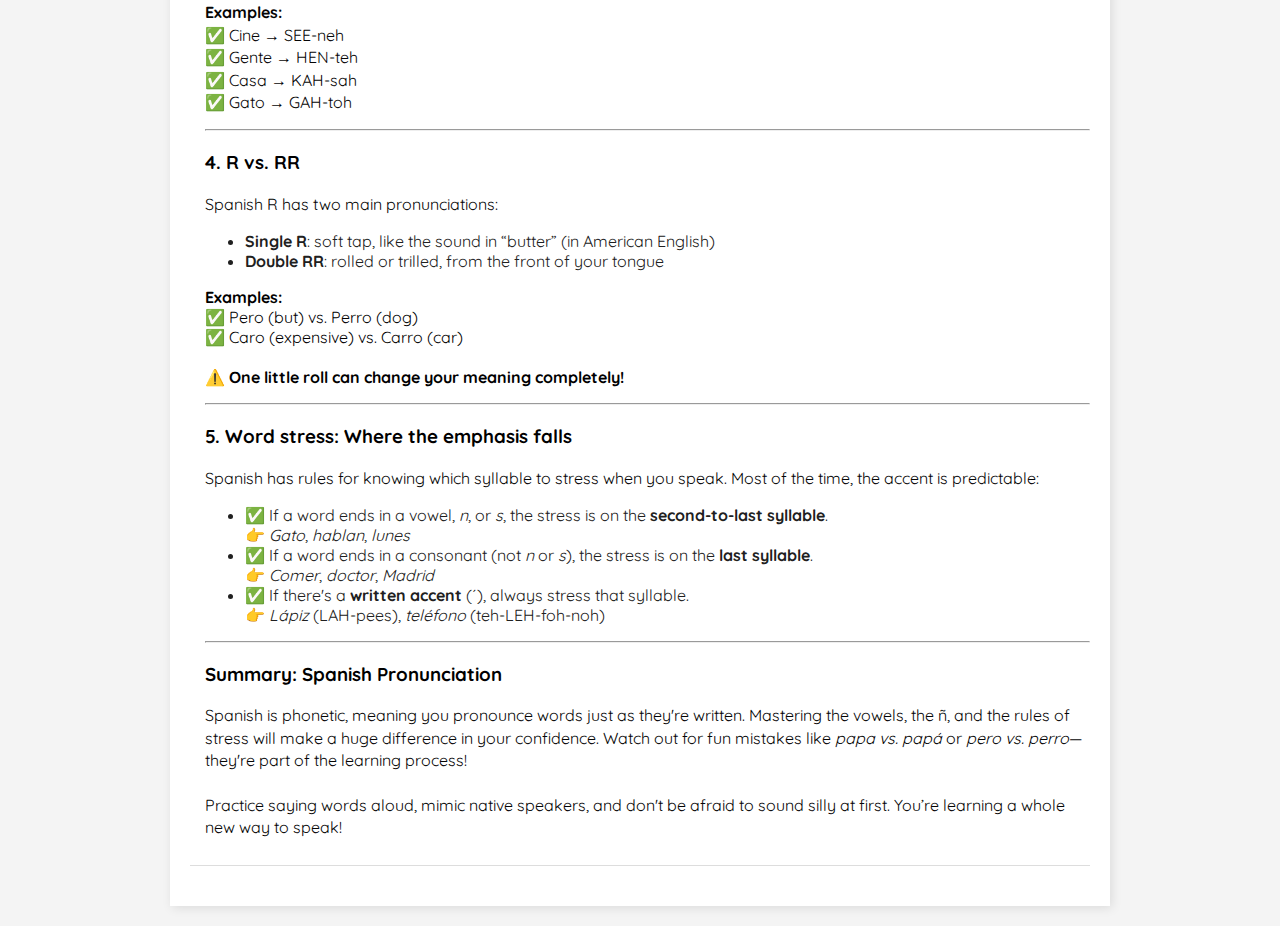
<file: 4-Spanish-pronuntiation.html>
<!DOCTYPE html>
<html lang="en">
<head>
    <meta charset="UTF-8">
    <meta name="viewport" content="width=device-width, initial-scale=1.0">
    <title>Spanish Starter Pack</title>
    <link rel="stylesheet" href="styles.css">
    <link rel="preconnect" href="https://fonts.googleapis.com">
    <link rel="preconnect" href="https://fonts.gstatic.com" crossorigin>
    <link href="https://fonts.googleapis.com/css2?family=Oswald:wght@200..700&family=Quicksand:wght@300..700&display=swap" rel="stylesheet">

</head>
<body>
    
    <div class="navbar">
        <a class="logo" href="index.html">Spanish Starter Pack</a>
        <div class="nav-links">
            <a class="home" href="index.html">Home</a>
            <a href="lessons.html">Lessons</a>
            <a href="#">Tips</a>
            <a href="#">Contact</a>
            <a href="#">Donate</a>
        </div>
    </div>
    
    <div class="container">
        <div class="articles-lesson">
            <small><i></i></small>
            <div class="article">
                <h2>Spanish Pronunciation: A Beginner's Guide That Actually Makes Sense</h2>
                <p class="article-lesson">
                    If you're just starting with Spanish, here's some good news: Spanish pronunciation is a LOT more consistent than English. Most Spanish words sound exactly the way they're spelled. No more guessing like “knight” or “through” <small>(You guys made me suffer)</small>, when you see a word in Spanish, you'll know how to say it.
                    <br><br>
                    In this lesson, we'll break down the basics of Spanish pronunciation, including vowels, tricky consonants, and stress rules, with examples to keep things fun (and sometimes hilarious). ¡Vamos!
                </p>
                <hr>
                <h3>1. Spanish vowels always keep their sound</h3>
                <p class="article-lesson">
                    Vowels in Spanish are short, clear, and consistent—no silent letters or double meanings. Learn these five sounds and you're golden:
                </p>
                <table class="pronunciation-table">
                    <thead>
                        <tr>
                            <th>Letter</th>
                            <th>Sound (like...)</th>
                            <th>Example</th>
                            <th>Pronunciation</th>
                        </tr>
                    </thead>
                    <tbody>
                        <tr><td>A</td><td>"ah"</td><td>casa (house)</td><td>KAH-sah</td></tr>
                        <tr><td>E</td><td>"eh"</td><td>mesa (table)</td><td>MEH-sah</td></tr>
                        <tr><td>I</td><td>"ee"</td><td>sí (yes)</td><td>see</td></tr>
                        <tr><td>O</td><td>"oh"</td><td>sol (sun)</td><td>sohl</td></tr>
                        <tr><td>U</td><td>"oo"</td><td>luna (moon)</td><td>LOO-nah</td></tr>
                    </tbody>
                </table>
                <p class="article-lesson">
                    <strong>✅ Pro tip:</strong> Vowels never change sounds like they do in English. <em>“A”</em> will always sound like “ah”—no exceptions!
                </p>
                <hr>
                <h3>2. Spanish is phonetic</h3>
                <p class="article-lesson">
                    Spanish words are usually pronounced exactly how they're written. Once you know how each letter sounds, reading out loud becomes way easier than in English.
                    <br>
                    <strong>Examples:</strong><br>
                    ✅ Gato → GAH-toh (cat)<br>
                    ✅ Amigo → ah-MEE-goh (friend)<br>
                    ✅ Escuela → es-KWEH-lah (school)<br>
                    <br>
                    🚫 No silent letters <small>(Only H and sometimes U)</small>. 🚫 No surprise sounds. 
                </p>
                <hr>
                <h3>3. The famous “Ñ” and other tricky letters</h3>
                <p class="article-lesson">
                    Let's talk about some fun (and important!) letters:
                </p>
                <h4>Ñ ñ</h4>
                <p class="article-lesson">
                    This letter is unique to Spanish and sounds like <em>ny</em> in “canyon.”<br>
                    <strong>Examples:</strong><br>
                    ✅ Niño (child) → NEEN-yo<br>
                    ✅ España (Spain) → es-PAH-nya<br>
                    <br>
                    <strong>⚠️ Mispronouncing <em>papá</em> and <em>años</em> could give you some funny (and slightly inappropriate) sentences:</strong><br>
                    <span style="color:#b22222">"Mi papa tiene 45 anos"</span> = “My potato has 45 buttholes.” Please… always say: <strong>“Mi papá tiene 45 años.”</strong>
                </p>
                <h4>C &amp; G</h4>
                <p class="article-lesson">
                    Their sounds change depending on the vowel that follows.
                </p>
                <table class="pronunciation-table">
                    <thead>
                        <tr><th>Letter</th><th>Before E or I</th><th>Before A, O, U</th></tr>
                    </thead>
                    <tbody>
                        <tr><td>C</td><td>“th” (Spain) or “s” (Latin Am.)</td><td>“k”</td></tr>
                        <tr><td>G</td><td>Like English “h” (gente)</td><td>Hard “g” like “go”</td></tr>
                    </tbody>
                </table>
                <p class="article-lesson">
                    <strong>Examples:</strong><br>
                    ✅ Cine → SEE-neh<br>
                    ✅ Gente → HEN-teh<br>
                    ✅ Casa → KAH-sah<br>
                    ✅ Gato → GAH-toh
                </p>
                <hr>
                <h3>4. R vs. RR</h3>
                <p class="article-lesson">
                    Spanish R has two main pronunciations:<br>
                    <ul>
                        <li><strong>Single R</strong>: soft tap, like the sound in “butter” (in American English)</li>
                        <li><strong>Double RR</strong>: rolled or trilled, from the front of your tongue</li>
                    </ul>
                    <strong>Examples:</strong><br>
                    ✅ Pero (but) vs. Perro (dog)<br>
                    ✅ Caro (expensive) vs. Carro (car)<br>
                    <br>
                    <strong>⚠️ One little roll can change your meaning completely!</strong>
                </p>
                <hr>
                <h3>5. Word stress: Where the emphasis falls</h3>
                <p class="article-lesson">
                    Spanish has rules for knowing which syllable to stress when you speak. Most of the time, the accent is predictable:
                    <ul>
                        <li>✅ If a word ends in a vowel, <em>n</em>, or <em>s</em>, the stress is on the <strong>second-to-last syllable</strong>.<br>👉 <em>Gato</em>, <em>hablan</em>, <em>lunes</em></li>
                        <li>✅ If a word ends in a consonant (not <em>n</em> or <em>s</em>), the stress is on the <strong>last syllable</strong>.<br>👉 <em>Comer</em>, <em>doctor</em>, <em>Madrid</em></li>
                        <li>✅ If there's a <strong>written accent</strong> (´), always stress that syllable.<br>👉 <em>Lápiz</em> (LAH-pees), <em>teléfono</em> (teh-LEH-foh-noh)</li>
                    </ul>
                </p>
                <hr>
                <h3>Summary: Spanish Pronunciation</h3>
                <p class="article-lesson">
                    Spanish is phonetic, meaning you pronounce words just as they're written. Mastering the vowels, the ñ, and the rules of stress will make a huge difference in your confidence. Watch out for fun mistakes like <em>papa vs. papá</em> or <em>pero vs. perro</em>—they're part of the learning process!
                    <br><br>
                    Practice saying words aloud, mimic native speakers, and don't be afraid to sound silly at first. You’re learning a whole new way to speak!
                </p>
                
            </div>
        </div>
    </div>
    
    <!-- Scripts y otros-->

    <script src='https://storage.ko-fi.com/cdn/scripts/overlay-widget.js'></script>
    <script>
        kofiWidgetOverlay.draw('spanishstarterpack', {
        'type': 'floating-chat',
        'floating-chat.donateButton.text': 'Support me',
        'floating-chat.donateButton.background-color': '#794bc4',
        'floating-chat.donateButton.text-color': '#fff'
        });
    </script>

</body>
</html>
</file>
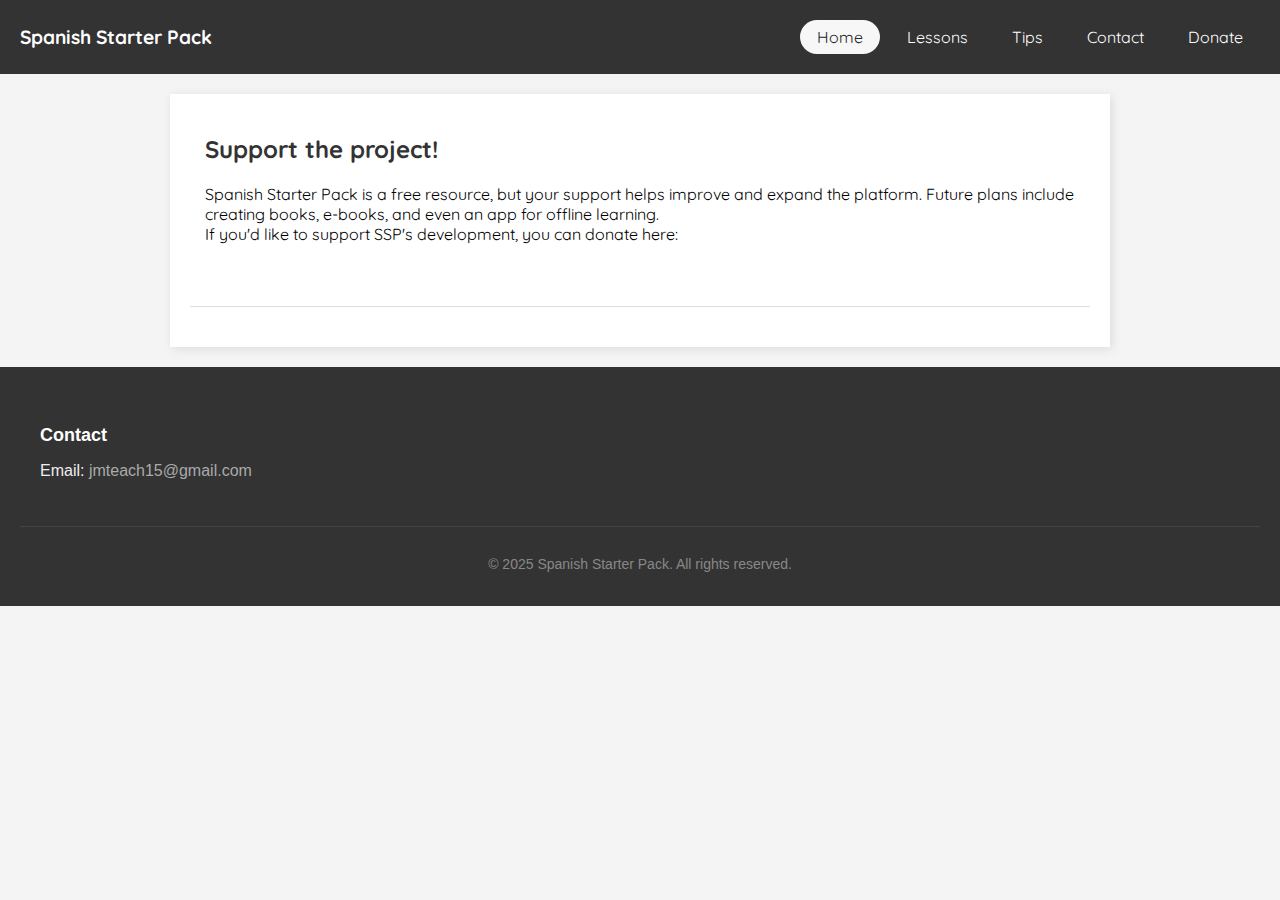
<file: Donate.html>
<!DOCTYPE html>
<html lang="en">
<head>
    <meta charset="UTF-8">
    <meta name="viewport" content="width=device-width, initial-scale=1.0">
    <title>Spanish Starter Pack</title>
    <link rel="stylesheet" href="styles.css">
    <link rel="preconnect" href="https://fonts.googleapis.com">
    <link rel="preconnect" href="https://fonts.gstatic.com" crossorigin>
    <link href="https://fonts.googleapis.com/css2?family=Oswald:wght@200..700&family=Quicksand:wght@300..700&display=swap" rel="stylesheet">
    <script src="https://www.paypal.com/sdk/js?client-id=BAAf0JMFF5ssYYZA2xNxhK8uaPbTHW6cxBrBJrPB_qrcp-UcC5ZQ8pNf-SXihz8SFbtsNdqXzkdxvDQ24E&components=hosted-buttons&disable-funding=venmo&currency=USD"></script>
</head>
<body>
    
    <div class="navbar">
        <div class="logo">Spanish Starter Pack</div>
        <div class="nav-links">
            <a class="home" href="index.html">Home</a>
            <a href="./lessons.html">Lessons</a>
            <a href="#">Tips</a>
            <a href="./contact.html">Contact</a>
            <a href="./Donate.html">Donate</a>
        </div>
    </div>
    
    <div class="container">
        
        <div class="articles-lesson">
            <div class="article">
                <h2>Support the project!</h2>
                <p>
                    Spanish Starter Pack is a free resource, but your support helps improve and expand the platform. Future plans include creating books, e-books, and even an app for offline learning.
                    <br>
                    If you'd like to support SSP's development, you can donate here:
                    <br>

                    <div id="paypal-button-container">
                        <div id="paypal-container-AG5DAYSQGR6M4"></div>
                        <script>
                            paypal.HostedButtons({
                            hostedButtonId: "AG5DAYSQGR6M4",
                            }).render("#paypal-container-AG5DAYSQGR6M4")
                        </script>
                    </div>
                    
                </p>  
            </div>
        </div>
        
        
    </div>

    <footer class="footer">
            <div class="footer-container">

                <div class="footer-column">
                    <h3>Contact</h3>
                    <p>Email: <a href="mailto:jmteach15@gmail.com">jmteach15@gmail.com</a></p>
                </div>
            </div>
            <div class="footer-bottom">
                <p>&copy; 2025 Spanish Starter Pack. All rights reserved.</p>
            </div>
    </footer>

    <!-- Scripts y otros-->

    <script src='https://storage.ko-fi.com/cdn/scripts/overlay-widget.js'></script>
    <script>
        kofiWidgetOverlay.draw('spanishstarterpack', {
        'type': 'floating-chat',
        'floating-chat.donateButton.text': 'Support me',
        'floating-chat.donateButton.background-color': '#794bc4',
        'floating-chat.donateButton.text-color': '#fff'
        });
    </script>
    <script src="Script.js" defer></script>
</body>
</html>
</file>
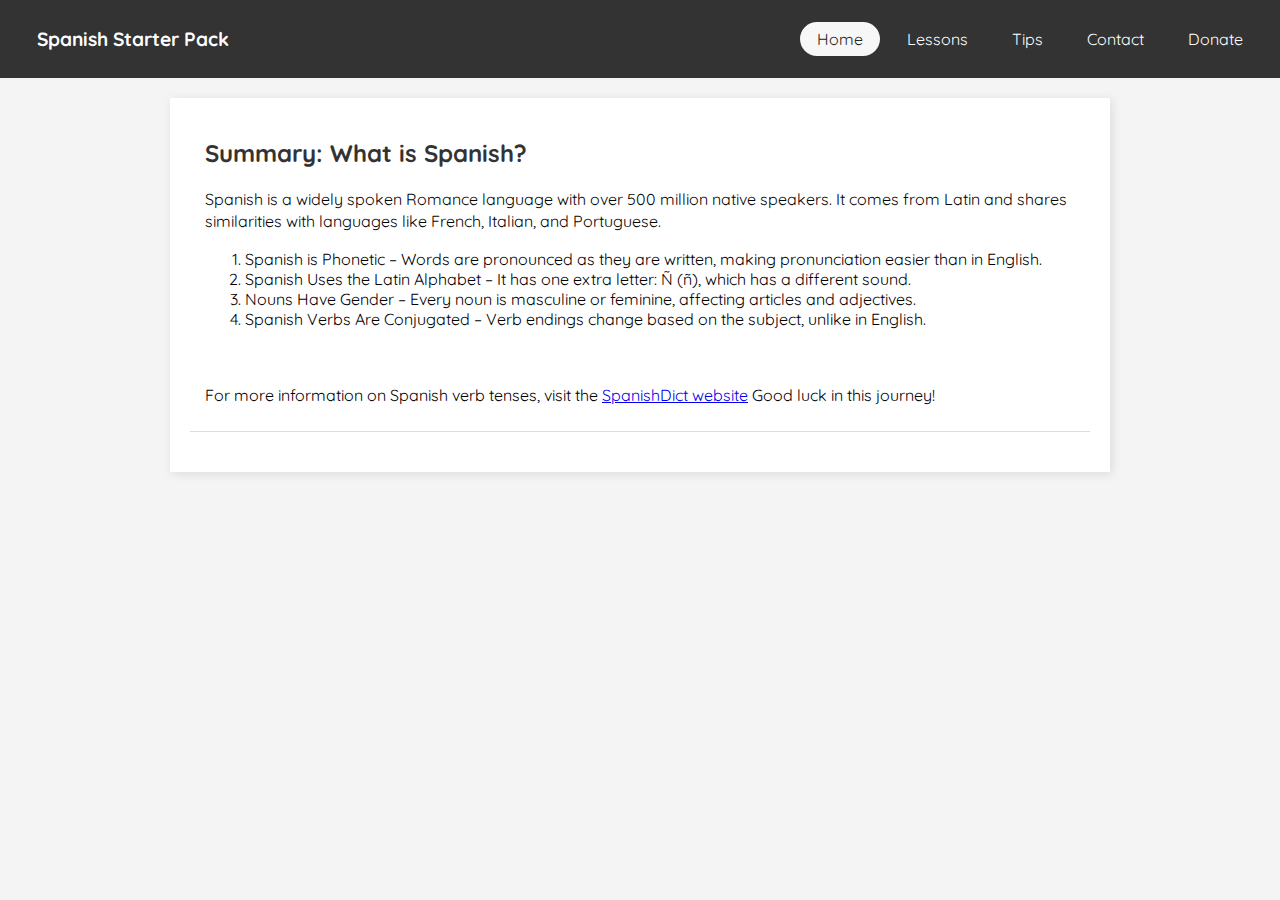
<file: Estructura de lecciones.html>
<!DOCTYPE html>
<html lang="en">
<head>
    <meta charset="UTF-8">
    <meta name="viewport" content="width=device-width, initial-scale=1.0">
    <title>Spanish Starter Pack</title>
    <link rel="stylesheet" href="styles.css">
    <link rel="preconnect" href="https://fonts.googleapis.com">
    <link rel="preconnect" href="https://fonts.gstatic.com" crossorigin>
    <link href="https://fonts.googleapis.com/css2?family=Oswald:wght@200..700&family=Quicksand:wght@300..700&display=swap" rel="stylesheet">

</head>
<body>
    
    <div class="navbar">
        <a class="logo" href="index.html">Spanish Starter Pack</a>
        <div class="nav-links">
            <a class="home" href="index.html">Home</a>
            <a href="lessons.html">Lessons</a>
            <a href="#">Tips</a>
            <a href="#">Contact</a>
            <a href="#">Donate</a>
        </div>
    </div>
    
    <div class="container">
        <div class="articles-lesson">
            <small><i></i></small>
            
            <div class="article">
                <h2>Summary: What is Spanish?</h2>
                <p class="article-lesson">
                    Spanish is a widely spoken Romance language with over 500 million native speakers. It comes from Latin and shares similarities with languages like French, Italian, and Portuguese.
                    <ol>
                        <li>Spanish is Phonetic – Words are pronounced as they are written, making pronunciation easier than in English.</li>
                        <li>Spanish Uses the Latin Alphabet – It has one extra letter: Ñ (ñ), which has a different sound.</li>
                        <li>Nouns Have Gender – Every noun is masculine or feminine, affecting articles and adjectives.</li>
                        <li>Spanish Verbs Are Conjugated – Verb endings change based on the subject, unlike in English.</li>
                    </ol>
                    <br><br>
                    For more information on Spanish verb tenses, visit the <a href="https://www.spanishdict.com/learn/grammar/verbs-tenses">SpanishDict website</a> Good luck in this journey!
                </p>
            </div>
        </div>
    </div>
    
    <!-- Scripts y otros-->

    <script src='https://storage.ko-fi.com/cdn/scripts/overlay-widget.js'></script>
    <script>
        kofiWidgetOverlay.draw('spanishstarterpack', {
        'type': 'floating-chat',
        'floating-chat.donateButton.text': 'Support me',
        'floating-chat.donateButton.background-color': '#794bc4',
        'floating-chat.donateButton.text-color': '#fff'
        });
    </script>

</body>
</html>
</file>
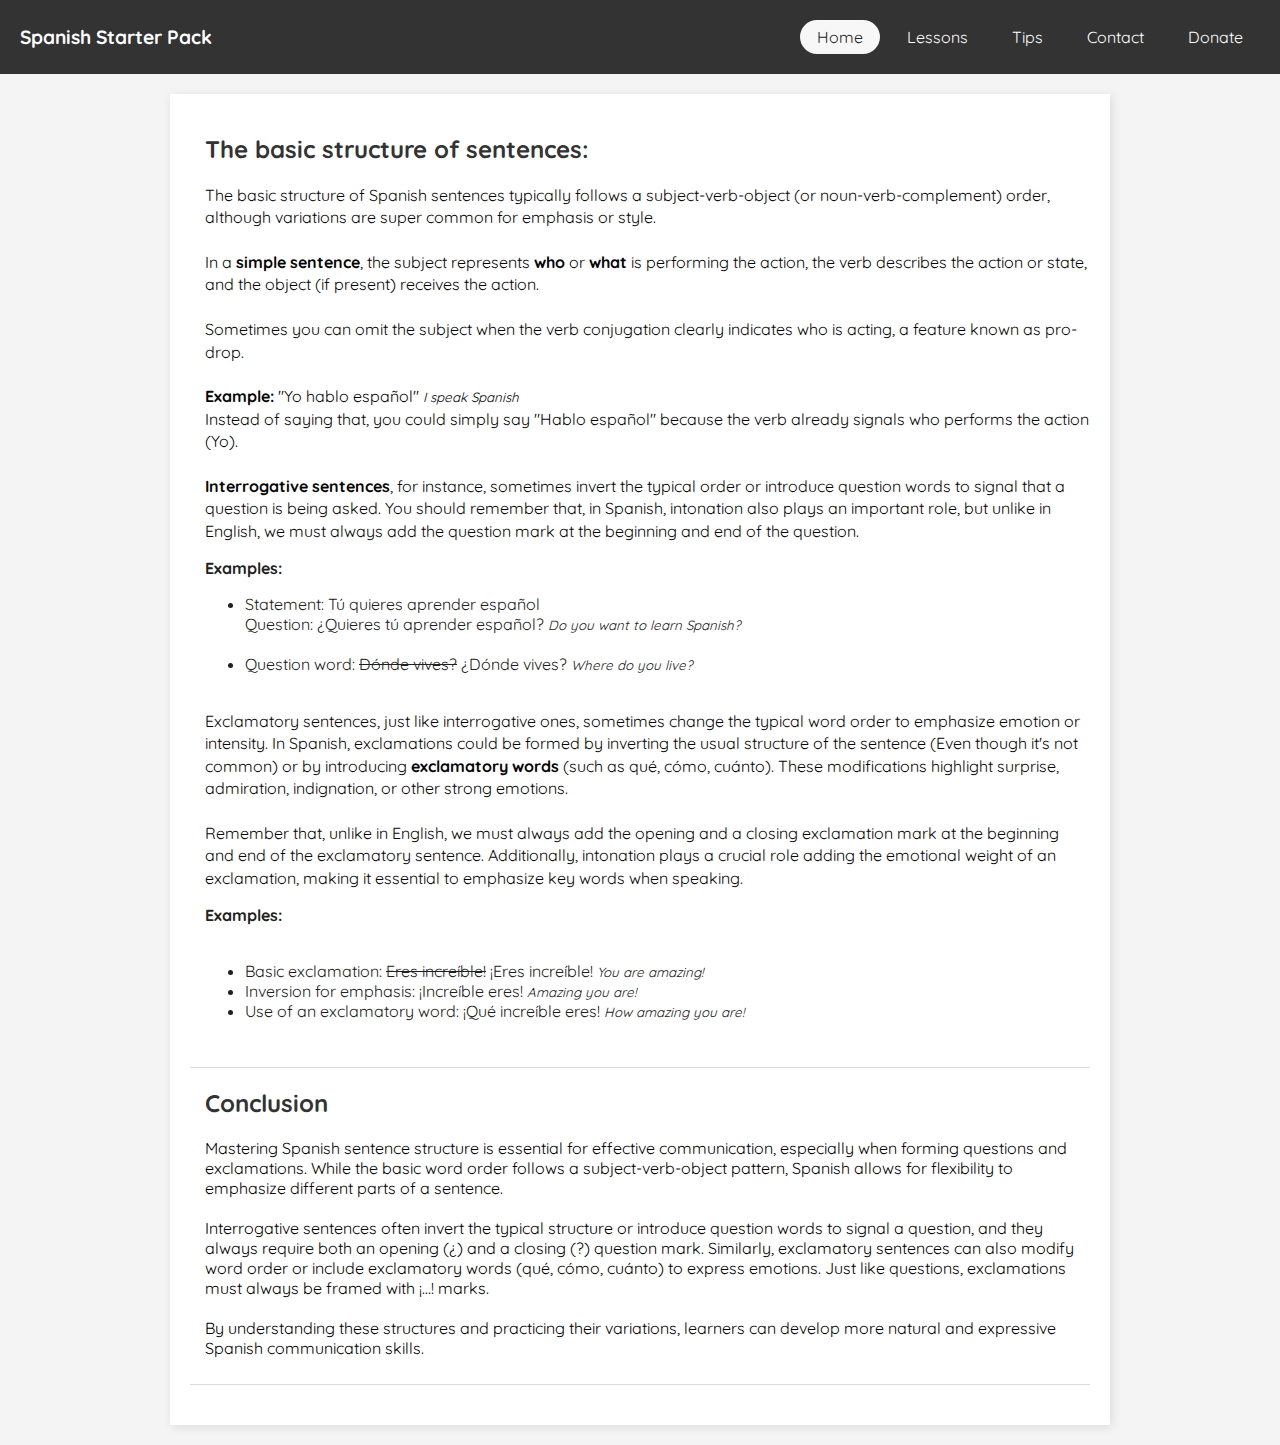
<file: Estructura-basica-oracion.html>
<!DOCTYPE html>
<html lang="en">
<head>
    <meta charset="UTF-8">
    <meta name="viewport" content="width=device-width, initial-scale=1.0">
    <title>Mirto Teaching</title>
    <link rel="stylesheet" href="styles.css">
    <link rel="preconnect" href="https://fonts.googleapis.com">
    <link rel="preconnect" href="https://fonts.gstatic.com" crossorigin>
    <link href="https://fonts.googleapis.com/css2?family=Oswald:wght@200..700&family=Quicksand:wght@300..700&display=swap" rel="stylesheet">

</head>
<body>
    
    <div class="navbar">
        <div class="logo">Spanish Starter Pack</div>
        <div class="nav-links">
            <a class="home" href="index.html">Home</a>
            <a href="lessons.html">Lessons</a>
            <a href="#">Tips</a>
            <a href="#">Contact</a>
            <a href="#">Donate</a>
        </div>
    </div>
    
    <div class="container">
        <div class="articles-lesson">
            <small><i></i></small>
            
            <div class="article">
                <h2>The basic structure of sentences:</h2>
                <p class="article-lesson">The basic structure of Spanish sentences typically follows a subject-verb-object (or noun-verb-complement) order, although variations are super common for emphasis or style.
                <br><br>
                In a <strong>simple sentence</strong>, the subject represents <strong>who</strong> or <strong>what</strong> is performing the action, the verb describes the action or state, and the object (if present) receives the action.
                <br><br>
                Sometimes you can omit the subject when the verb conjugation clearly indicates who is acting, a feature known as pro-drop.
                <br><br>
                <strong>Example:</strong> "Yo hablo español" <small><i>I speak Spanish</i></small><br> Instead of saying that, you could simply say "Hablo español" because the verb already signals who performs the action (Yo).
                <br><br>
                <strong>Interrogative sentences</strong>, for instance, sometimes invert the typical order or introduce question words to signal that a question is being asked. You should remember that, in Spanish, intonation also plays an important role, but unlike in English, we must always add the question mark at the beginning and end of the question.<br></p>
                <p class="example"><strong>Examples:</strong>
                    <ul>
                    <li>
                        Statement: Tú quieres aprender español <br>
                        Question: ¿Quieres tú aprender español?
                        <small><i>Do you want to learn Spanish?</i></small>
                    </li> 
                        <br>
                    <li>
                        Question word:  <del>Dónde vives?</del> ¿Dónde vives?  
                        <small><i>Where do you live?</i></small><br><br>
                    </li>
                </ul>
                </p>
            
                <p class="article-lesson">
                    Exclamatory sentences, just like interrogative ones, sometimes change the typical word order to emphasize emotion or intensity. In Spanish, exclamations could be formed by inverting the usual structure of the sentence (Even though it's not common) or by introducing <strong>exclamatory words</strong> (such as qué, cómo, cuánto). These modifications highlight surprise, admiration, indignation, or other strong emotions.
                <br><br>

                    Remember that, unlike in English, we must always add the opening and a closing exclamation mark at the beginning and end of the exclamatory sentence. Additionally, intonation plays a crucial role adding the emotional weight of an exclamation, making it essential to emphasize key words when speaking.

                <br>
                <p class="example"><strong>Examples:</strong>
                    <ul>
                        <br>
                        <li>
                            Basic exclamation: <del>Eres increíble!</del> ¡Eres increíble! 
                            <small><i>You are amazing!</i></small><br>
                        </li>
                        <li>
                            Inversion for emphasis: ¡Increíble eres!  
                            <small><i>Amazing you are!</i></small><br>
                        </li>
                        <li>
                            Use of an exclamatory word: ¡Qué increíble eres!  
                            <small><i>How amazing you are!</i></small><br><br>
                        </li>
                    </ul>
                
                </p>

            </div>
            <div class="article">
                <h2>Conclusion</h2>
                <p>Mastering Spanish sentence structure is essential for effective communication, especially when forming questions and exclamations. While the basic word order follows a subject-verb-object pattern, Spanish allows for flexibility to emphasize different parts of a sentence.
                    <br><br>
                Interrogative sentences often invert the typical structure or introduce question words to signal a question, and they always require both an opening (¿) and a closing (?) question mark. Similarly, exclamatory sentences can also modify word order or include exclamatory words (qué, cómo, cuánto) to express emotions. Just like questions, exclamations must always be framed with ¡…! marks.
                    <br><br>
                By understanding these structures and practicing their variations, learners can develop more natural and expressive Spanish communication skills.</p>
            </div>
        </div>
        
    </div>

    <!-- Scripts y otros-->

    <script src='https://storage.ko-fi.com/cdn/scripts/overlay-widget.js'></script>
    <script>
        kofiWidgetOverlay.draw('spanishstarterpack', {
        'type': 'floating-chat',
        'floating-chat.donateButton.text': 'Support me',
        'floating-chat.donateButton.background-color': '#794bc4',
        'floating-chat.donateButton.text-color': '#fff'
        });
    </script>
    
</body>
</html>
</file>
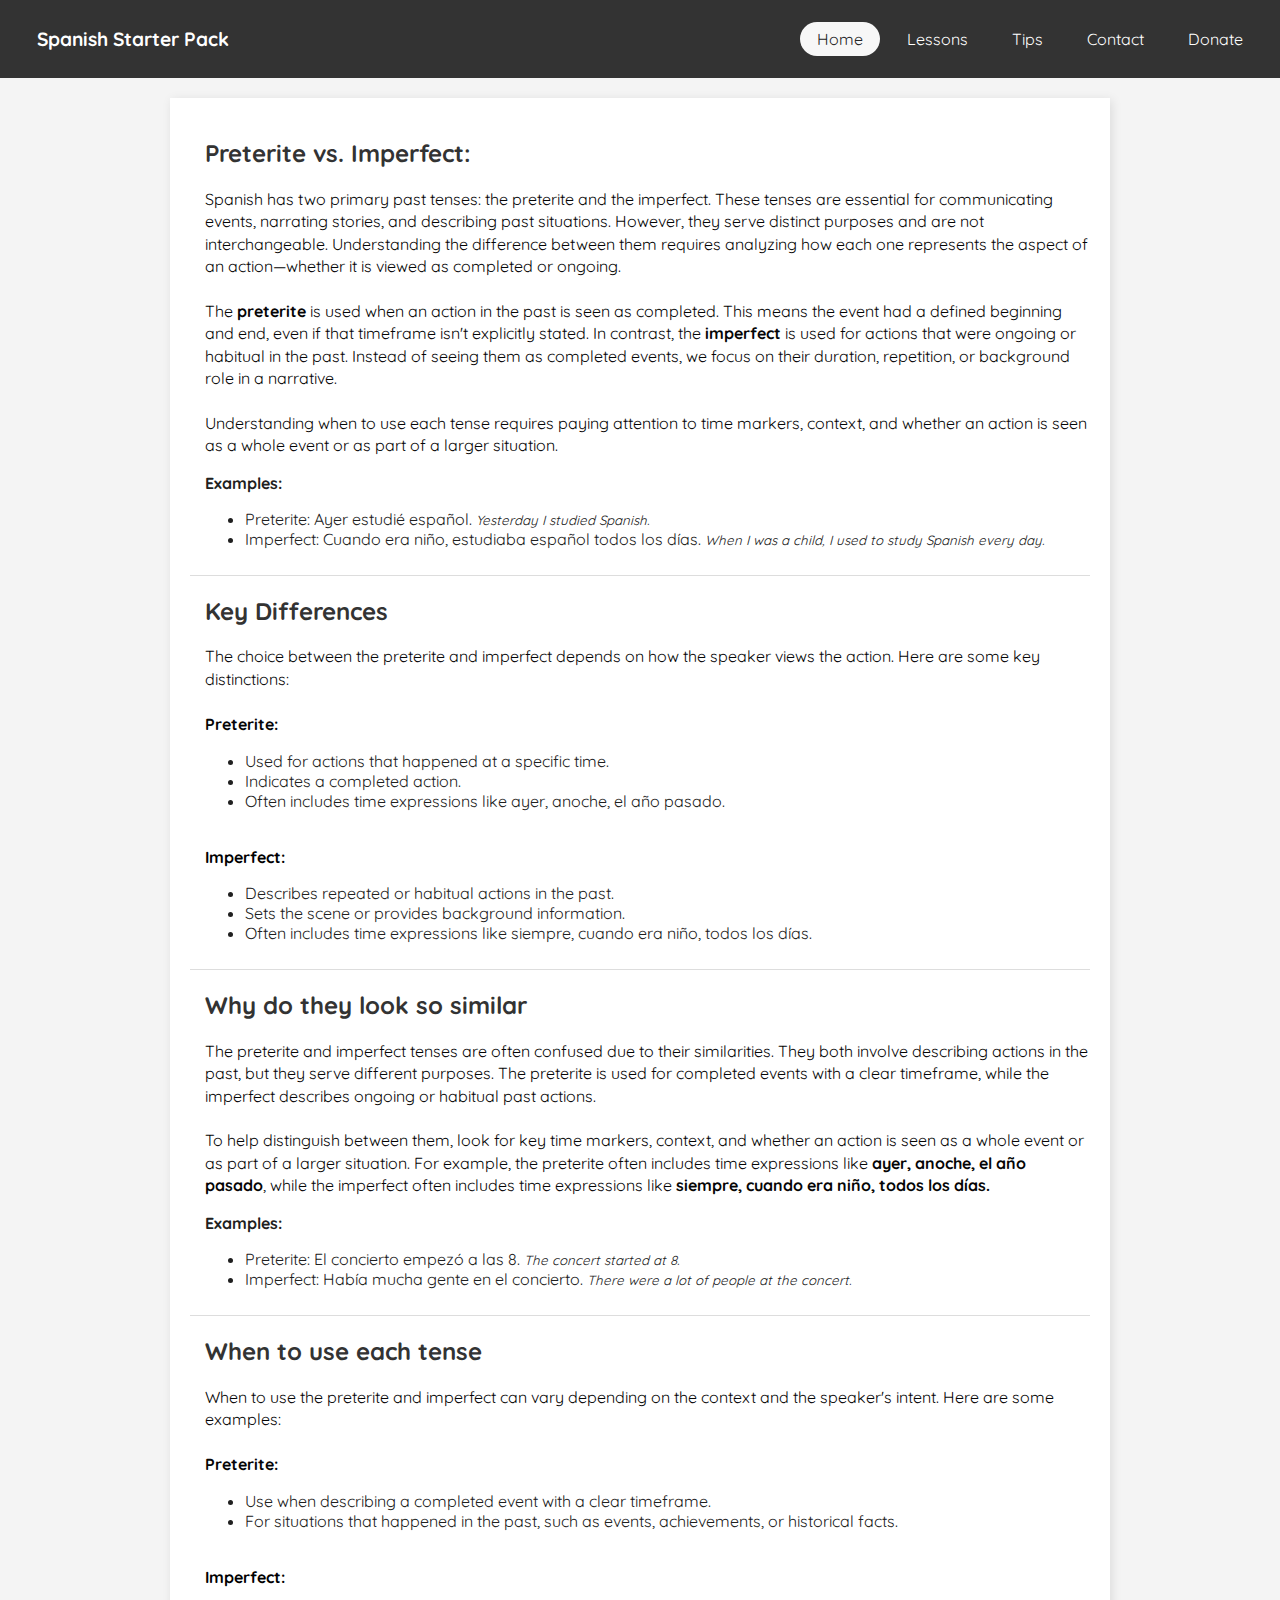
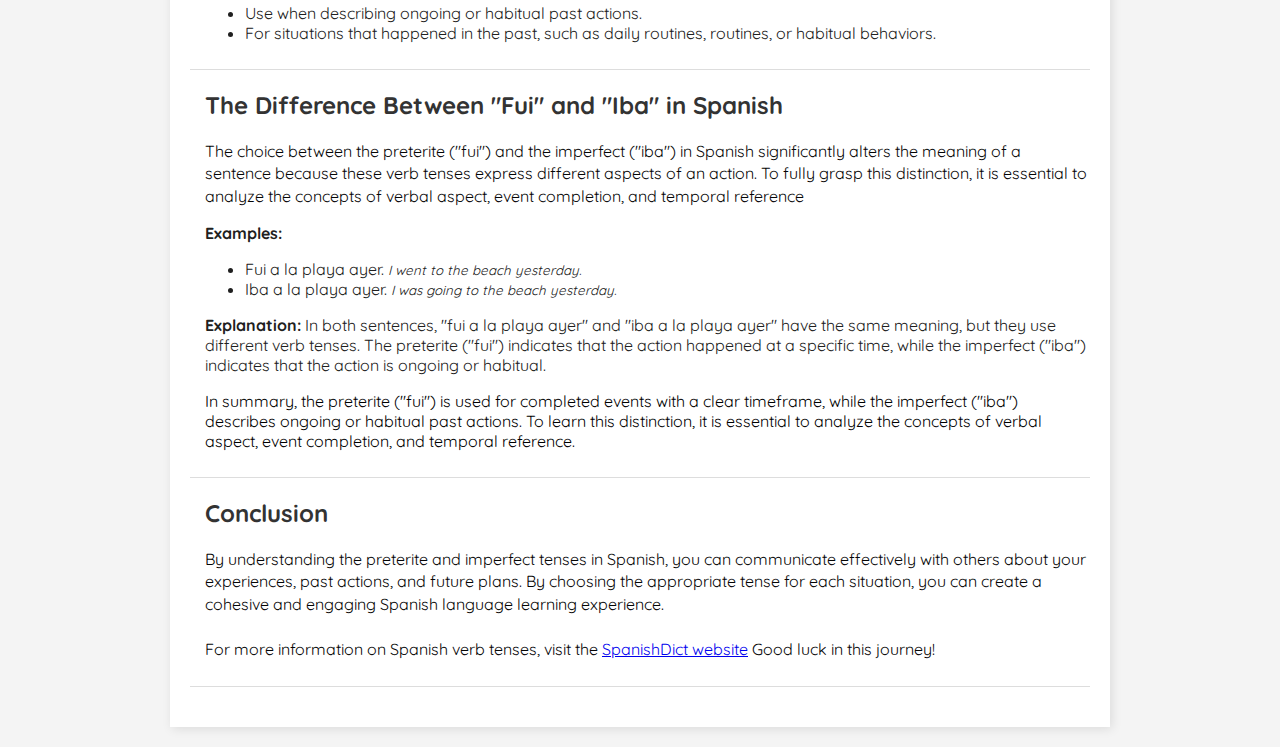
<file: Imperfecto-vs-simple.html>
<!DOCTYPE html>
<html lang="en">
<head>
    <meta charset="UTF-8">
    <meta name="viewport" content="width=device-width, initial-scale=1.0">
    <title>Spanish Starter Pack</title>
    <link rel="stylesheet" href="styles.css">
    <link rel="preconnect" href="https://fonts.googleapis.com">
    <link rel="preconnect" href="https://fonts.gstatic.com" crossorigin>
    <link href="https://fonts.googleapis.com/css2?family=Oswald:wght@200..700&family=Quicksand:wght@300..700&display=swap" rel="stylesheet">

</head>
<body>
    
    <div class="navbar">
        <a class="logo" href="index.html">Spanish Starter Pack</a>
        <div class="nav-links">
            <a class="home" href="index.html">Home</a>
            <a href="lessons.html">Lessons</a>
            <a href="#">Tips</a>
            <a href="#">Contact</a>
            <a href="#">Donate</a>
        </div>
    </div>
    
    <div class="container">
        <div class="articles-lesson">
            <small><i></i></small>
            
            <div class="article">
                <h2>Preterite vs. Imperfect:</h2>
                <p class="article-lesson">
                    Spanish has two primary past tenses: the preterite and the imperfect. These tenses are essential for communicating events, narrating stories, and describing past situations. However, they serve distinct purposes and are not interchangeable. Understanding the difference between them requires analyzing how each one represents the aspect of an action—whether it is viewed as completed or ongoing.
                    <br><br>
                    The <strong>preterite</strong> is used when an action in the past is seen as completed. This means the event had a defined beginning and end, even if that timeframe isn't explicitly stated. In contrast, the <strong>imperfect</strong> is used for actions that were ongoing or habitual in the past. Instead of seeing them as completed events, we focus on their duration, repetition, or background role in a narrative.
                    <br><br>
                    Understanding when to use each tense requires paying attention to time markers, context, and whether an action is seen as a whole event or as part of a larger situation.
                </p>
                
                <p class="example"><strong>Examples:</strong>
                    <ul>
                        <li>
                            Preterite: Ayer estudié español.  
                            <small><i>Yesterday I studied Spanish.</i></small>
                        </li>
                        <li>
                            Imperfect: Cuando era niño, estudiaba español todos los días.  
                            <small><i>When I was a child, I used to study Spanish every day.</i></small>
                        </li>
                    </ul>
                </p>
            </div>
            
            <div class="article">
                <h2>Key Differences</h2>
                <p class="article-lesson">
                    The choice between the preterite and imperfect depends on how the speaker views the action. Here are some key distinctions:
                    <br><br>
                    <strong>Preterite:</strong>
                    <ul>
                        <li>Used for actions that happened at a specific time.</li>
                        <li>Indicates a completed action.</li>
                        <li>Often includes time expressions like ayer, anoche, el año pasado.</li>
                    </ul>
                    <br>
                    <strong>Imperfect:</strong>
                    <ul>
                        <li>Describes repeated or habitual actions in the past.</li>
                        <li>Sets the scene or provides background information.</li>
                        <li>Often includes time expressions like siempre, cuando era niño, todos los días.</li>
                    </ul>
                </p>
            </div>

            <div class="article">
                <h2>Why do they look so similar</h2>

                <p class="article-lesson">
                    The preterite and imperfect tenses are often confused due to their similarities. They both involve describing actions in the past, but they serve different purposes. The preterite is used for completed events with a clear timeframe, while the imperfect describes ongoing or habitual past actions.
                    <br><br>
                    To help distinguish between them, look for key time markers, context, and whether an action is seen as a whole event or as part of a larger situation. For example, the preterite often includes time expressions like <strong>ayer, anoche, el año pasado</strong>, while the imperfect often includes time expressions like <strong>siempre, cuando era niño, todos los días.</strong>
                </p>

                <p class="example"><strong>Examples:</strong>
                    <ul>
                        <li>
                            Preterite: El concierto empezó a las 8.  
                            <small><i>The concert started at 8.</i></small>
                        </li>
                        <li>
                            Imperfect: Había mucha gente en el concierto.  
                            <small><i>There were a lot of people at the concert.</i></small>
                        </li>
                    </ul>
                </p>
            </div>

            <div class="article">
                <h2>When to use each tense</h2>
                <p class="article-lesson">
                    When to use the preterite and imperfect can vary depending on the context and the speaker's intent. Here are some examples:
                    <br><br>
                    <strong>Preterite:</strong>
                    <ul>
                        <li>Use when describing a completed event with a clear timeframe.</li>
                        <li>For situations that happened in the past, such as events, achievements, or historical facts.</li>
                    </ul>
                    <br>
                    <strong>Imperfect:</strong>
                    <ul>
                        <li>Use when describing ongoing or habitual past actions.</li>
                        <li>For situations that happened in the past, such as daily routines, routines, or habitual behaviors.</li>
                    </ul>
                </p>
            </div>

            <div class="article">
                <h2>The Difference Between "Fui" and "Iba" in Spanish</h2>
            
                <p class="article-lesson">
                    The choice between the preterite ("fui") and the imperfect ("iba") in Spanish significantly alters the meaning of a sentence because these verb tenses express different aspects of an action. To fully grasp this distinction, it is essential to analyze the concepts of verbal aspect, event completion, and temporal reference
                </p>

                <p class="example"><strong>Examples:</strong>
                    <ul>
                        <li>
                            Fui a la playa ayer.  
                            <small><i>I went to the beach yesterday.</i></small>
                        </li>
                        <li>
                            Iba a la playa ayer.  
                            <small><i>I was going to the beach yesterday.</i></small>
                        </li>
                    </ul>
                </p>

                <p class="example"><strong>Explanation:</strong>
                    In both sentences, "fui a la playa ayer" and "iba a la playa ayer" have the same meaning, but they use different verb tenses. The preterite ("fui") indicates that the action happened at a specific time, while the imperfect ("iba") indicates that the action is ongoing or habitual.
                </p>
                
                <p>
                    In summary, the preterite ("fui") is used for completed events with a clear timeframe, while the imperfect ("iba") describes ongoing or habitual past actions. To learn this distinction, it is essential to analyze the concepts of verbal aspect, event completion, and temporal reference.
                </p>
            </div>
            <div class="article">
                <h2>Conclusion</h2>
                <p class="article-lesson">
                    By understanding the preterite and imperfect tenses in Spanish, you can communicate effectively with others about your experiences, past actions, and future plans. By choosing the appropriate tense for each situation, you can create a cohesive and engaging Spanish language learning experience.

                    <br><br>
                    For more information on Spanish verb tenses, visit the <a href="https://www.spanishdict.com/learn/grammar/verbs-tenses">SpanishDict website</a> Good luck in this journey!
                </p>
            </div>
        </div>
    </div>
    
    <!-- Scripts y otros-->

    <script src='https://storage.ko-fi.com/cdn/scripts/overlay-widget.js'></script>
    <script>
        kofiWidgetOverlay.draw('spanishstarterpack', {
        'type': 'floating-chat',
        'floating-chat.donateButton.text': 'Support me',
        'floating-chat.donateButton.background-color': '#794bc4',
        'floating-chat.donateButton.text-color': '#fff'
        });
    </script>

</body>
</html>
</file>
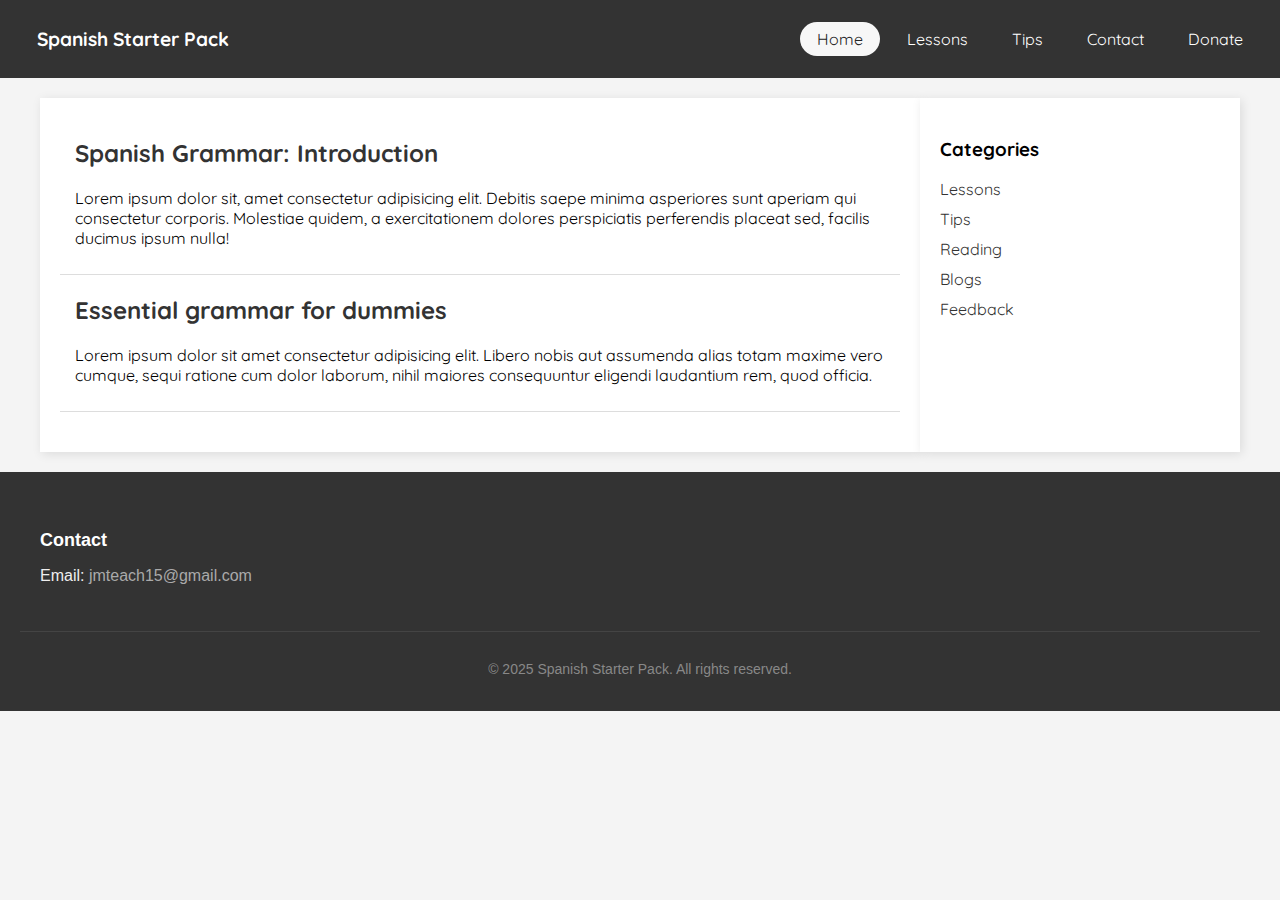
<file: index-estructura.html>
<!DOCTYPE html>
<html lang="en">
  <head>
    <meta charset="UTF-8" />
    <meta name="viewport" content="width=device-width, initial-scale=1.0" />
    <title>Spanish Starter Pack</title>
    <link rel="stylesheet" href="styles.css" />
    <link rel="preconnect" href="https://fonts.googleapis.com" />
    <link rel="preconnect" href="https://fonts.gstatic.com" crossorigin />
    <link
      href="https://fonts.googleapis.com/css2?family=Oswald:wght@200..700&family=Quicksand:wght@300..700&display=swap"
      rel="stylesheet"
    />
  </head>
  <body>
    <div class="navbar">
      <a class="logo" href="index.html">Spanish Starter Pack</a>
      <div class="nav-links">
        <a class="home" href="index.html">Home</a>
        <a href="#">Lessons</a>
        <a href="#">Tips</a>
        <a href="#">Contact</a>
        <a href="#">Donate</a>
      </div>
    </div>

    <div class="container">
      <div class="articles">
        <div class="article">
          <h2>Spanish Grammar: Introduction</h2>
          <p>
            Lorem ipsum dolor sit, amet consectetur adipisicing elit. Debitis
            saepe minima asperiores sunt aperiam qui consectetur corporis.
            Molestiae quidem, a exercitationem dolores perspiciatis perferendis
            placeat sed, facilis ducimus ipsum nulla!
          </p>
        </div>
        <div class="article">
          <h2>Essential grammar for dummies</h2>
          <p>
            Lorem ipsum dolor sit amet consectetur adipisicing elit. Libero
            nobis aut assumenda alias totam maxime vero cumque, sequi ratione
            cum dolor laborum, nihil maiores consequuntur eligendi laudantium
            rem, quod officia.
          </p>
        </div>
      </div>

      <div class="sidebar">
        <h3>Categories</h3>
        <ul>
          <li><a href="#">Lessons</a></li>
          <li><a href="#">Tips</a></li>
          <li><a href="#">Reading</a></li>
          <li><a href="#">Blogs</a></li>
          <li><a href="#">Feedback</a></li>
        </ul>
      </div>
    </div>

    <footer class="footer">
      <div class="footer-container">
        <div class="footer-column">
          <h3>Contact</h3>
          <p>
            Email: <a href="mailto:jmteach15@gmail.com">jmteach15@gmail.com</a>
          </p>
        </div>
      </div>
      <div class="footer-bottom">
        <p>&copy; 2025 Spanish Starter Pack. All rights reserved.</p>
      </div>
    </footer>
    <!-- Scripts y otros-->

    <script src="https://storage.ko-fi.com/cdn/scripts/overlay-widget.js"></script>
    <script>
      kofiWidgetOverlay.draw("spanishstarterpack", {
        type: "floating-chat",
        "floating-chat.donateButton.text": "Support me",
        "floating-chat.donateButton.background-color": "#794bc4",
        "floating-chat.donateButton.text-color": "#fff",
      });
    </script>
  </body>
</html>
</file>
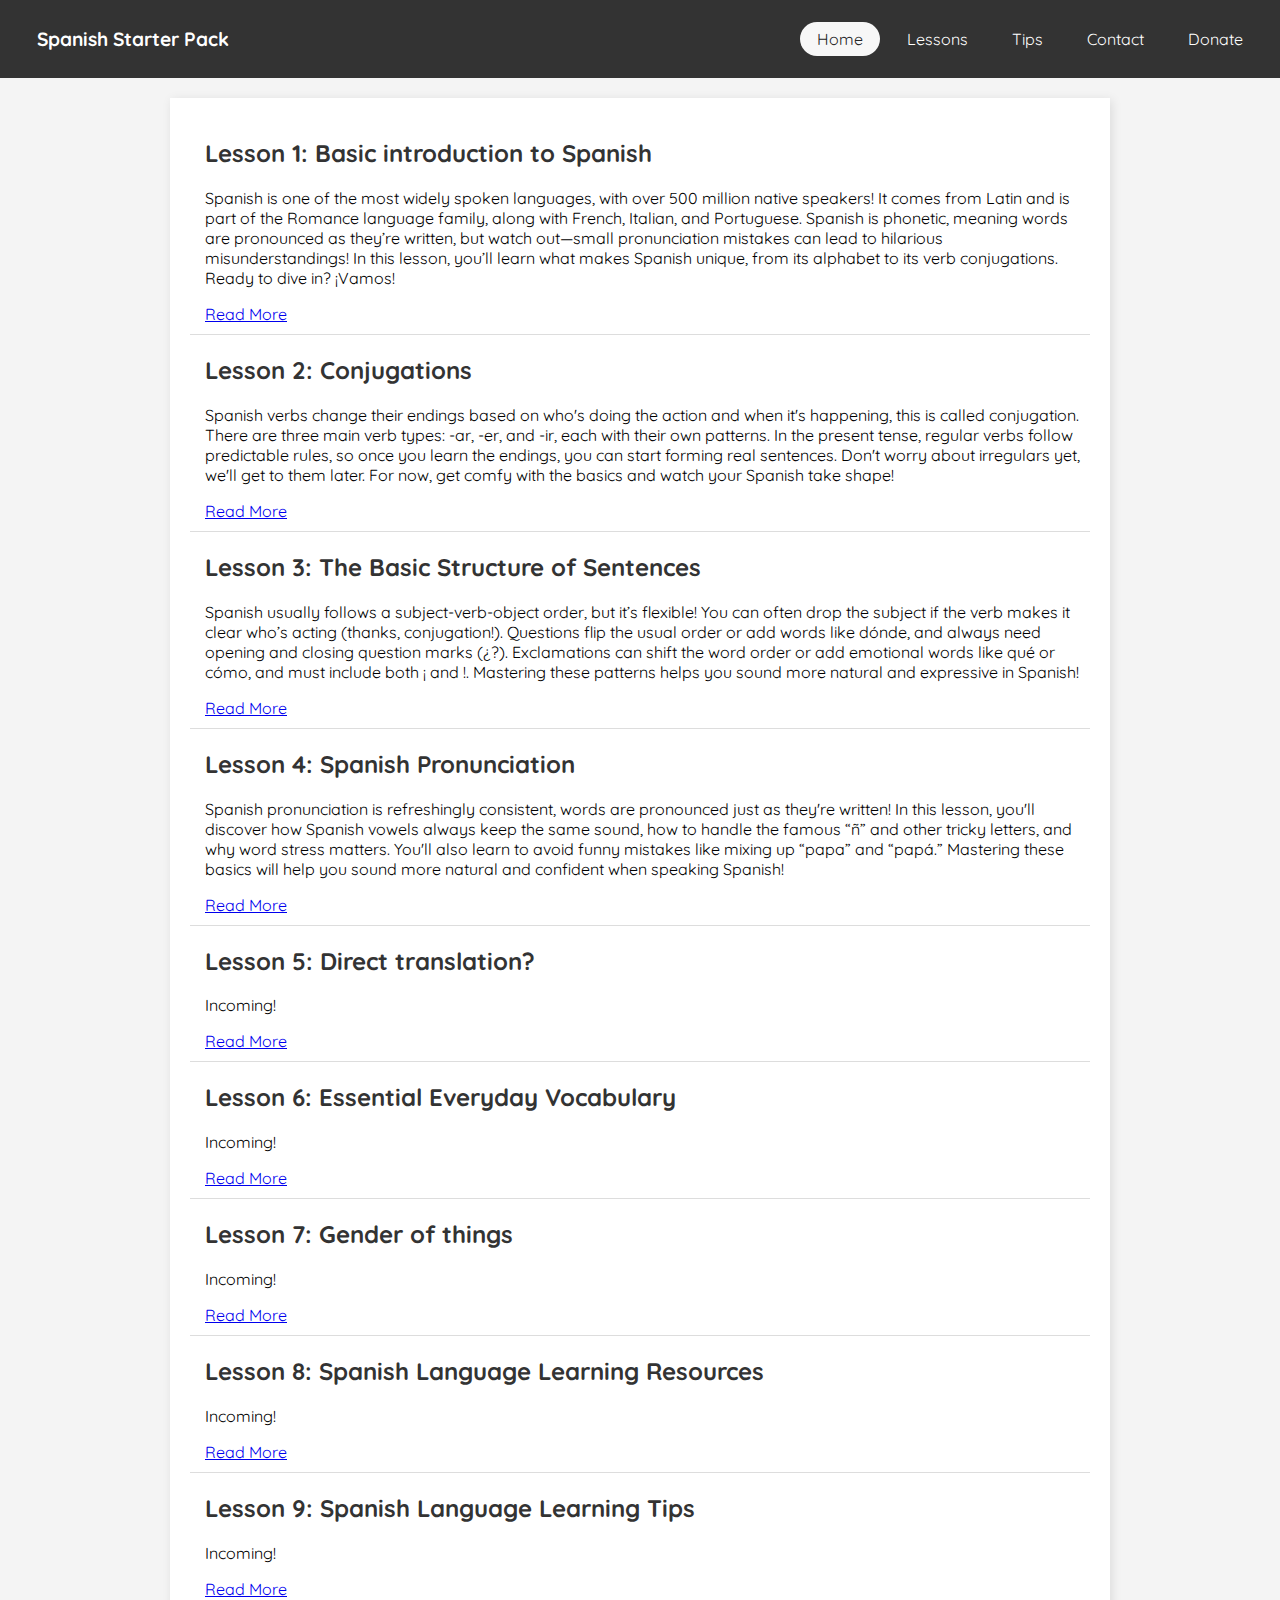
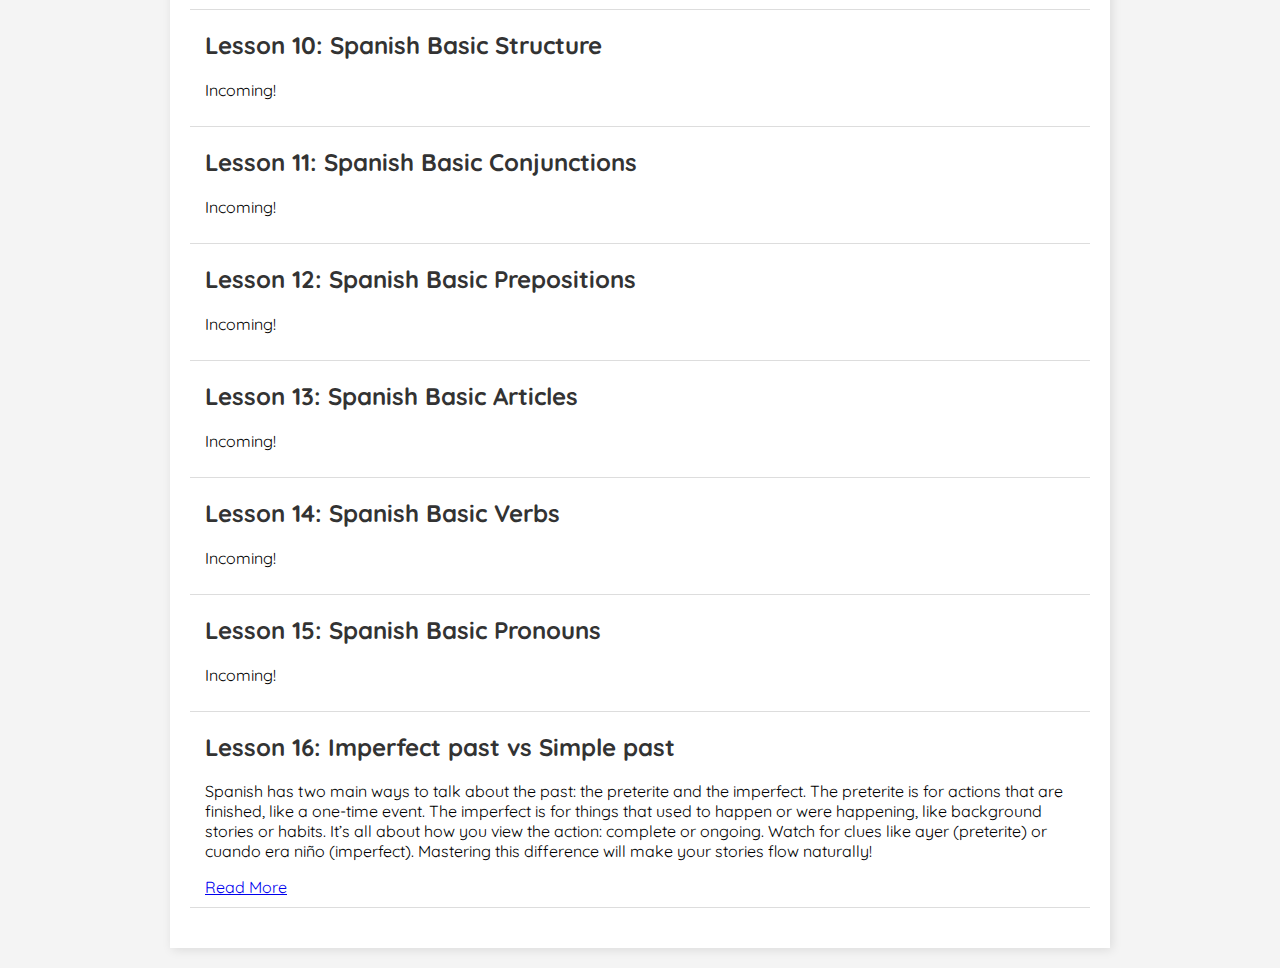
<file: lessons.html>
<!DOCTYPE html>
<html lang="en">
  <head>
    <meta charset="UTF-8" />
    <meta name="viewport" content="width=device-width, initial-scale=1.0" />
    <title>Spanish Starter Pack</title>
    <link rel="stylesheet" href="styles.css" />
    <link rel="preconnect" href="https://fonts.googleapis.com" />
    <link rel="preconnect" href="https://fonts.gstatic.com" crossorigin />
    <link
      href="https://fonts.googleapis.com/css2?family=Oswald:wght@200..700&family=Quicksand:wght@300..700&display=swap"
      rel="stylesheet"
    />
  </head>
  <body>
    <div class="navbar">
      <a class="logo" href="index.html">Spanish Starter Pack</a>
      <div class="nav-links">
        <a class="home" href="index.html">Home</a>
        <a href="lessons.html">Lessons</a>
        <a href="#">Tips</a>
        <a href="contact.html">Contact</a>
        <a href="Donate.html">Donate</a>
      </div>
    </div>

    <div class="container">
      <div class="articles-lesson">
        <div class="article-lesson">
          <div class="article">
            <h2>Lesson 1: Basic introduction to Spanish</h2>
            <p>
              Spanish is one of the most widely spoken languages, with over 500
              million native speakers! It comes from Latin and is part of the
              Romance language family, along with French, Italian, and
              Portuguese. Spanish is phonetic, meaning words are pronounced as
              they’re written, but watch out—small pronunciation mistakes can
              lead to hilarious misunderstandings! In this lesson, you’ll learn
              what makes Spanish unique, from its alphabet to its verb
              conjugations. Ready to dive in? ¡Vamos!
            </p>
            <a href="1-Basic-intro.html">Read More</a>
          </div>
          <div class="article">
            <h2>Lesson 2: Conjugations</h2>
            <p>
              Spanish verbs change their endings based on who's doing the action
              and when it's happening, this is called conjugation. There are
              three main verb types: -ar, -er, and -ir, each with their own
              patterns. In the present tense, regular verbs follow predictable
              rules, so once you learn the endings, you can start forming real
              sentences. Don't worry about irregulars yet, we'll get to them
              later. For now, get comfy with the basics and watch your Spanish
              take shape!
            </p>
            <a href="2-Conjugations.html">Read More</a>
          </div>
          <div class="article">
            <h2>Lesson 3: The Basic Structure of Sentences</h2>
            <p>
              Spanish usually follows a subject-verb-object order, but it’s
              flexible! You can often drop the subject if the verb makes it
              clear who’s acting (thanks, conjugation!). Questions flip the
              usual order or add words like dónde, and always need opening and
              closing question marks (¿?). Exclamations can shift the word order
              or add emotional words like qué or cómo, and must include both ¡
              and !. Mastering these patterns helps you sound more natural and
              expressive in Spanish!
            </p>
            <a href="3-Basic-sentence-structures.html">Read More</a>
          </div>
          <div class="article">
            <h2>Lesson 4: Spanish Pronunciation</h2>
            <p>
              Spanish pronunciation is refreshingly consistent, words are
              pronounced just as they're written! In this lesson, you'll
              discover how Spanish vowels always keep the same sound, how to
              handle the famous “ñ” and other tricky letters, and why word
              stress matters. You'll also learn to avoid funny mistakes like
              mixing up “papa” and “papá.” Mastering these basics will help you
              sound more natural and confident when speaking Spanish!
            </p>
            <a href="4-Spanish-pronuntiation.html">Read More</a>
          </div>
          <div class="article">
            <h2>Lesson 5: Direct translation?</h2>
            <p>Incoming!</p>
            <a href="#">Read More</a>
          </div>
          <div class="article">
            <h2>Lesson 6: Essential Everyday Vocabulary</h2>
            <p>Incoming!</p>
            <a href="#">Read More</a>
          </div>
          <div class="article">
            <h2>Lesson 7: Gender of things</h2>
            <p>Incoming!</p>
            <a href="#">Read More</a>
          </div>
          <div class="article">
            <h2>Lesson 8: Spanish Language Learning Resources</h2>
            <p>Incoming!</p>
            <a href="#">Read More</a>
          </div>
          <div class="article">
            <h2>Lesson 9: Spanish Language Learning Tips</h2>
            <p>Incoming!</p>
            <a href="#">Read More</a>
          </div>
          <div class="article">
            <h2>Lesson 10: Spanish Basic Structure</h2>
            <p>Incoming!</p>
          </div>

          <div class="article">
            <h2>Lesson 11: Spanish Basic Conjunctions</h2>
            <p>Incoming!</p>
          </div>

          <div class="article">
            <h2>Lesson 12: Spanish Basic Prepositions</h2>
            <p>Incoming!</p>
          </div>

          <div class="article">
            <h2>Lesson 13: Spanish Basic Articles</h2>
            <p>Incoming!</p>
          </div>

          <div class="article">
            <h2>Lesson 14: Spanish Basic Verbs</h2>
            <p>Incoming!</p>
          </div>

          <div class="article">
            <h2>Lesson 15: Spanish Basic Pronouns</h2>
            <p>Incoming!</p>
          </div>

          <div class="article">
            <h2>Lesson 16: Imperfect past vs Simple past</h2>
            <p>
              Spanish has two main ways to talk about the past: the preterite
              and the imperfect. The preterite is for actions that are finished,
              like a one-time event. The imperfect is for things that used to
              happen or were happening, like background stories or habits. It’s
              all about how you view the action: complete or ongoing. Watch for
              clues like ayer (preterite) or cuando era niño (imperfect).
              Mastering this difference will make your stories flow naturally!
            </p>
            <a href="Imperfecto-vs-simple.html">Read More</a>
          </div>
        </div>
      </div>
    </div>

    <!-- Scripts y otros-->

    <script src="https://storage.ko-fi.com/cdn/scripts/overlay-widget.js"></script>
    <script>
      kofiWidgetOverlay.draw("spanishstarterpack", {
        type: "floating-chat",
        "floating-chat.donateButton.text": "Support me",
        "floating-chat.donateButton.background-color": "#794bc4",
        "floating-chat.donateButton.text-color": "#fff",
      });
    </script>
  </body>
</html>
</file>
<file: styles.css>
html {
  scroll-behavior: smooth;
}

body {
  font-family: Quicksand, sans-serif;
  margin: 0;
  padding: 0;
  display: flex;
  flex-direction: column;
  background-color: #f4f4f4;
}

/* Navbar */
.navbar {
  background-color: #333;
  color: white;
  padding: 15px 20px;
  display: flex;
  justify-content: space-between;
  align-items: center;
  flex-wrap: wrap;
  position: relative;
}

.logo {
  font-size: 1.2rem;
  font-weight: bold;
}

.menu-toggle {
  background: none;
  border: none;
  color: white;
  font-size: 1.8rem;
  cursor: pointer;
  display: none;
}

.nav-links {
  display: flex;
  gap: 10px;
  flex-wrap: wrap;
}

.navbar a {
  color: white;
  text-decoration: none;
  margin: 5px 0;
  padding: 7px 17px;
  border-radius: 22px;
  transition: all 0.25s ease;
}

.navbar .home {
  background-color: #f7f7f7;
  color: #242424;
}

.navbar .donate {
  background-color: gold;
  color: #242424;
  font-weight: 700;
}

.navbar a:hover {
  transform: scale(1.1);
  color: #333;
  background-color: #ddd;
}

.navbar .donate:hover {
  transform: scale(1.15);
  color: whitesmoke;
  background-color: #0070e0;
}

/* Navbar responsive */
@media (max-width: 768px) {
  .menu-toggle {
    display: block;
  }

  .nav-links {
    display: none;
    flex-direction: column;
    width: 80%;
    margin-top: 15px;
  }

  .nav-links.show {
    display: flex;
  }

  .nav-links a {
    width: 100%;
    text-align: left;
    padding: 10px 20px;
  }
}

/* Hero */

.hero {
  background: linear-gradient(to right, #1c1c1c, #333);
  color: white;
  text-align: center;
  padding: 8% 20px;
}

.hero h1 {
  font-size: 2.5rem;
  margin-bottom: 15px;
}

.hero p {
  font-size: 1.3rem;
  margin-bottom: 25px;
  color: #ccc;
}

.cta-btn {
  background-color: gold;
  color: #242424;
  font-weight: 600;
  padding: 12px 28px;
  margin: 8px;
  border-radius: 25px;
  text-decoration: none;
  transition: 0.3s;
  display: inline-block;
}

#cta-btn2 {
  font-weight: 900;
}

.cta-btn:hover {
  transform: scale(1.1);
  background-color: #0070e0;
  color: white;
}

/* Contenedor Principal */
.container {
  display: flex;
  flex-direction: row;
  max-width: 1200px;
  margin: 20px auto;
}

/* Barra lateral */
.sidebar {
  width: 25%;
  background: white;
  padding: 20px;
  box-shadow: 2px 2px 10px rgba(0, 0, 0, 0.1);
}
.sidebar ul {
  list-style: none;
  padding: 0;
}
.sidebar ul li {
  margin-bottom: 10px;
}
.sidebar ul li a {
  text-decoration: none;
  color: #333;
}

/* Sección de artículos */
.articles {
  width: 75%;
  background: white;
  padding: 20px;
  box-shadow: 2px 2px 10px rgba(0, 0, 0, 0.1);
}

.articles-lesson {
  width: 75%;
  background: white;
  padding: 20px;
  box-shadow: 2px 2px 10px rgba(0, 0, 0, 0.1);
  margin: auto;
}
.article {
  margin-bottom: 20px;
  padding-bottom: 10px;
  padding-left: 15px;
  border-bottom: 1px solid #ddd;
}
.article h2,
.article h1 {
  color: #333;
}

.article .article-lesson {
  color: #050505;
  line-height: 1.4;
}

.example,
ul {
  color: rgb(32, 32, 32);
}

table,
th,
td {
  border: 1px solid black;
}
th,
td {
  padding: 10px;
  text-align: left;
}
th {
  background-color: #ddd;
}

/* Cositas de paypal */

#paypal-button-container {
  display: inline-block;
  flex-direction: column;
  margin: auto;
  width: 100%;
}

#paypal-container-AG5DAYSQGR6M4 {
  padding: 0 25% 0 25%;
}

/* Footer */

.footer {
  background-color: #333;
  color: #eee;
  padding: 40px 20px 20px;
  font-family: sans-serif;
}

.footer-container {
  display: flex;
  flex-wrap: wrap;
  justify-content: space-between;
  gap: 30px;
  max-width: 1200px;
  margin: 0 auto;
}

.footer-column {
  flex: 1 1 250px;
}

.footer-column h3 {
  margin-bottom: 15px;
  font-size: 18px;
  color: #fff;
}

.footer-column ul {
  list-style: none;
  padding: 0;
}

.footer-column ul li {
  margin-bottom: 10px;
}

.footer-column a {
  color: #aaa;
  text-decoration: none;
}

.footer-column a:hover {
  text-decoration: underline;
  color: #fff;
}

.footer-bottom {
  border-top: 1px solid #444;
  margin-top: 30px;
  padding-top: 15px;
  text-align: center;
  font-size: 14px;
  color: #888;
}

/* Form */

.form-section {
  max-width: 500px;
  margin: 10px auto;
  padding: 30px;
  background-color: #f9f9f9;
  border-radius: 12px;
  box-shadow: 0 2px 10px rgba(0, 0, 0, 0.05);
}

.form-section h2 {
  text-align: center;
  margin-bottom: 20px;
}

form label {
  display: block;
  margin: 12px 0 6px;
}

form input,
form select,
form textarea {
  width: 100%;
  padding: 10px;
  border-radius: 8px;
  border: 1px solid #ccc;
}

form button {
  margin-top: 20px;
  width: 100%;
  background-color: #ffd700;
  color: #000;
  border: none;
  padding: 12px;
  border-radius: 999px;
  font-weight: bold;
  cursor: pointer;
  transition: 0.15s;
}

form button:hover {
  background-color: #111;
  color: #fff;
}
</file>
